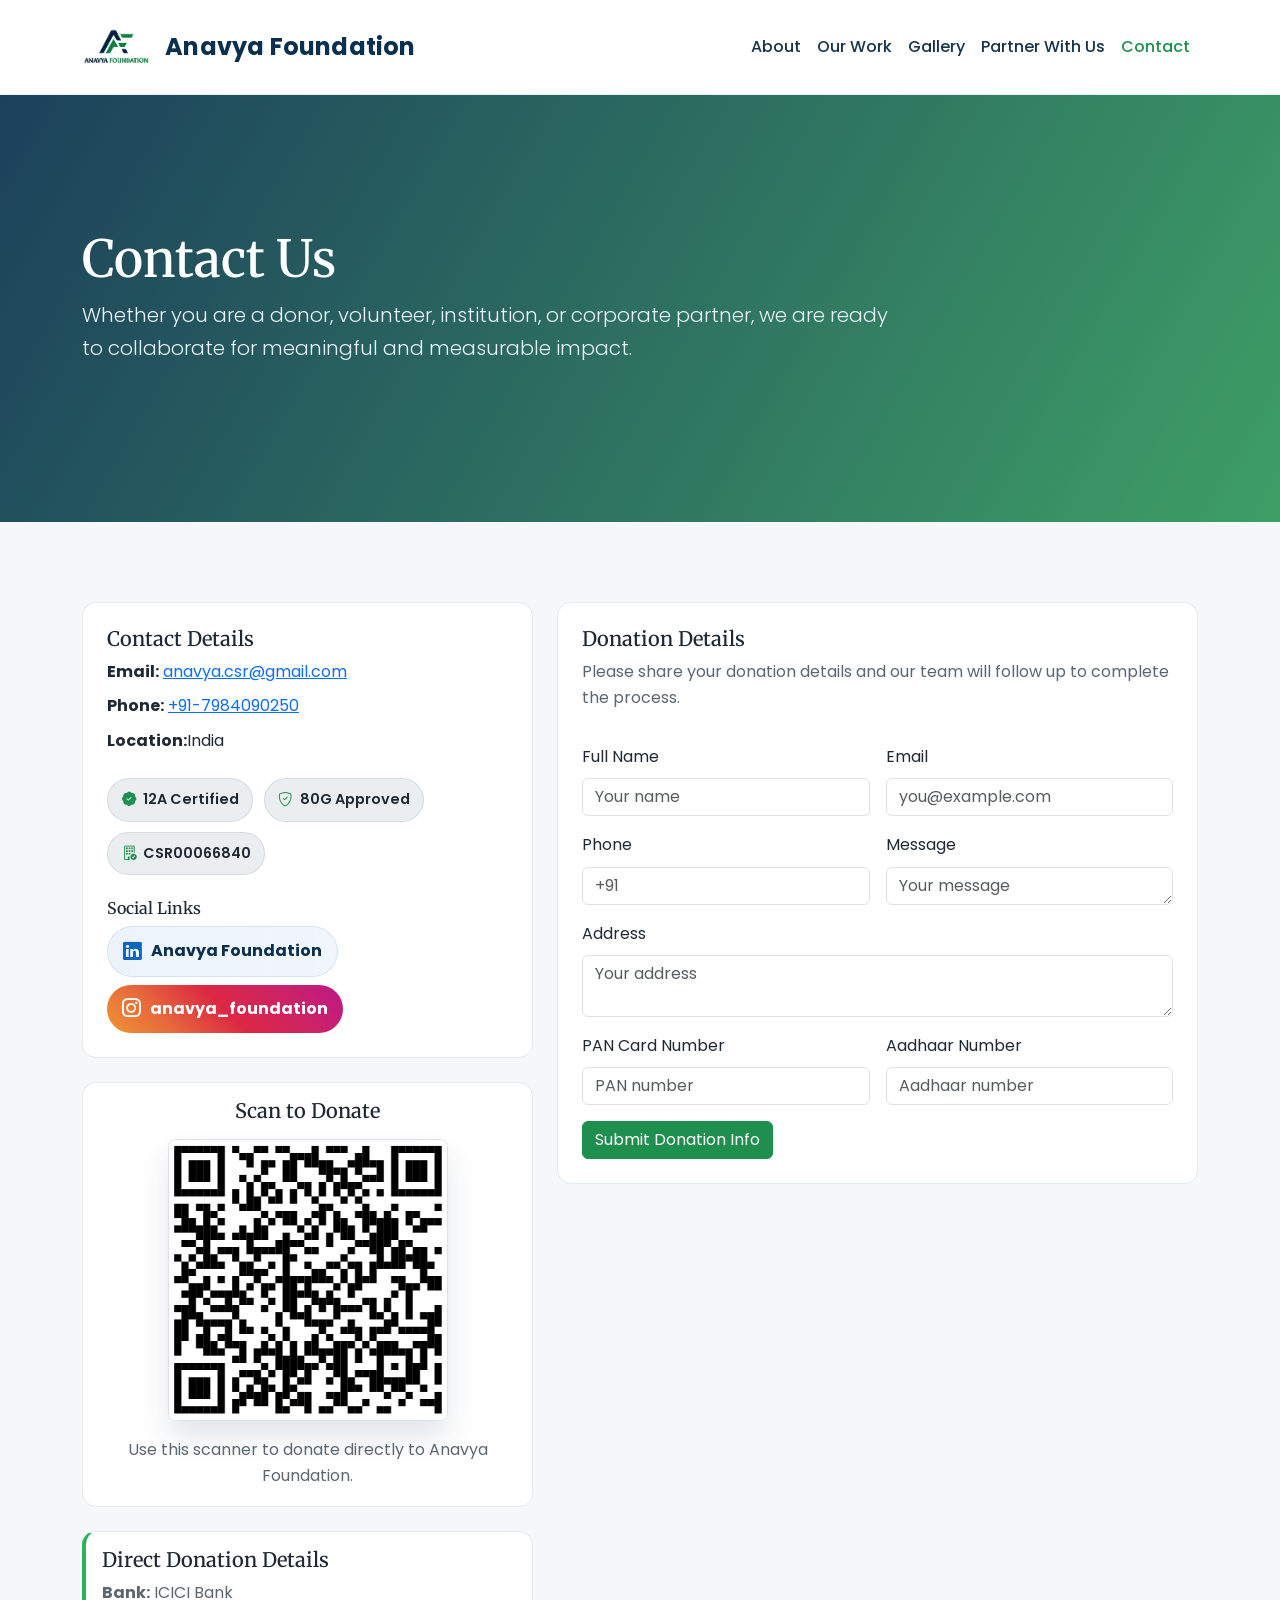
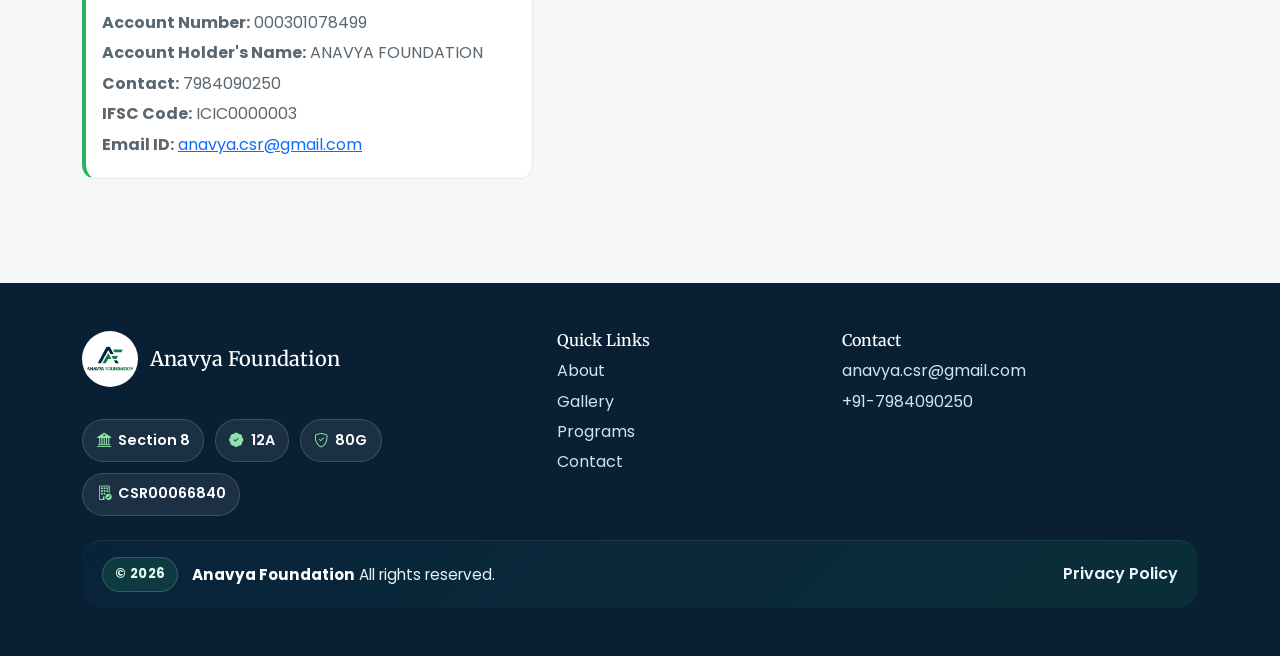
<file: contact.html>
﻿<!doctype html>
<html lang="en">
<head>
  <meta charset="utf-8">
  <meta name="viewport" content="width=device-width, initial-scale=1">
  <title>Anavya Foundation | Contact</title>
  <meta name="description" content="Connect with Anavya Foundation to support our research-driven, community-centric programs in Education, Health, Environment, and Livelihood. Partner with us for sustainable social impact.">
  <link rel="icon" href="assets/images/logo.jpeg" type="image/jpeg">
  <link rel="apple-touch-icon" href="assets/images/logo.jpeg">
  <link rel="preconnect" href="https://fonts.googleapis.com">
  <link rel="preconnect" href="https://fonts.gstatic.com" crossorigin>
  <link href="https://fonts.googleapis.com/css2?family=Merriweather:wght@700&family=Poppins:wght@300;400;500;600;700&display=swap" rel="stylesheet">
  <link href="https://cdn.jsdelivr.net/npm/bootstrap@5.3.3/dist/css/bootstrap.min.css" rel="stylesheet">
  <link href="https://cdn.jsdelivr.net/npm/bootstrap-icons@1.11.3/font/bootstrap-icons.min.css" rel="stylesheet">
  <link href="assets/css/styles.css" rel="stylesheet">
</head>
<body>
  <header>
    <nav class="navbar navbar-expand-lg fixed-top" aria-label="Main navigation">
      <div class="container">
        <a class="navbar-brand" href="index.html#home">
          <img src="assets/images/logo.jpeg" alt="Anavya Foundation logo" class="brand-logo">
          <span class="brand-text">Anavya Foundation</span>
        </a>
        <button class="navbar-toggler" type="button" data-bs-toggle="collapse" data-bs-target="#mainNav" aria-controls="mainNav" aria-expanded="false" aria-label="Toggle navigation">
          <span class="navbar-toggler-icon"></span>
        </button>
        <div class="collapse navbar-collapse" id="mainNav">
          <ul class="navbar-nav ms-auto mb-2 mb-lg-0">
            <li class="nav-item"><a class="nav-link" href="index.html#about">About</a></li>
            <li class="nav-item"><a class="nav-link" href="our-work.html#our-work">Our Work</a></li>
            <li class="nav-item"><a class="nav-link" href="gallery.html#gallery">Gallery</a></li>
            <li class="nav-item"><a class="nav-link" href="partner-with-us.html">Partner With Us</a></li>
            <li class="nav-item"><a class="nav-link active" href="contact.html#contact">Contact</a></li>
          </ul>
        </div>
      </div>
    </nav>
  </header>

  <main>
    <section id="contact" class="hero" style="min-height: 58vh;">
      <div class="container">
        <div class="row">
          <div class="col-lg-9">
            <h1>Contact Us</h1>
            <p class="lead mb-0">Whether you are a donor, volunteer, institution, or corporate partner, we are ready to collaborate for meaningful and measurable impact.</p>
          </div>
        </div>
      </div>
    </section>

    <section class="section-padding bg-soft">
      <div class="container">
        <div class="row g-4">
          <div class="col-lg-5">
            <article class="contact-card p-4">
              <h2 class="h5">Contact Details</h2>
              <div class="contact-details-list">
                <p class="mb-2"><strong>Email:</strong> <a href="mailto:anavya.csr@gmail.com">anavya.csr@gmail.com</a></p>
                <p class="mb-2"><strong>Phone:</strong> <a href="tel:+917984090250">+91-7984090250</a></p>
                <p class="mb-0"><strong>Location:</strong>India</p>
              </div>
              <div class="trust-badges mt-4">
                <span class="trust-badge"><i class="bi bi-patch-check-fill"></i>12A Certified</span>
                <span class="trust-badge"><i class="bi bi-shield-check"></i>80G Approved</span>
                <span class="trust-badge"><i class="bi bi-building-check"></i>CSR00066840</span>
              </div>
              <div class="mt-4">
                <h3 class="h6">Social Links</h3>
                <div class="social-links d-flex flex-wrap gap-2 mt-2">
                  <a class="social-btn linkedin" href="https://www.linkedin.com/in/anavyacsr/" target="_blank" rel="noopener noreferrer" aria-label="Anavya Foundation on LinkedIn" title="LinkedIn - Anavya Foundation">
                    <i class="bi bi-linkedin"></i>
                    <span>Anavya Foundation</span>
                  </a>

                  <a class="social-btn instagram" href="https://www.instagram.com/anavya_foundation" target="_blank" rel="noopener noreferrer" aria-label="Anavya Foundation on Instagram" title="Instagram - anavya_foundation">
                    <i class="bi bi-instagram"></i>
                    <span>anavya_foundation</span>
                  </a>
                </div>
              </div>
            </article>

            <article class="info-card p-3 text-center scanner-card mt-4">
              <h2 class="h5 mb-3">Scan to Donate</h2>
              <img
                src="assets/images/scanner.png"
                alt="Donation scanner code for Anavya Foundation"
                class="img-fluid rounded-3 border"
                style="max-width: 280px;"
              >
              <p class="mt-3 mb-0 text-muted-custom">Use this scanner to donate directly to Anavya Foundation.</p>
            </article>

            <article class="info-card p-3 donation-details-card mt-4">
              <h2 class="h5 mb-2">Direct Donation Details</h2>
              <p class="mb-1 text-muted-custom"><strong>Bank:</strong> ICICI Bank</p>
              <p class="mb-1 text-muted-custom"><strong>Account Number:</strong> 000301078499</p>
              <p class="mb-1 text-muted-custom"><strong>Account Holder's Name:</strong> ANAVYA FOUNDATION</p>
              <p class="mb-1 text-muted-custom"><strong>Contact:</strong> 7984090250</p>
              <p class="mb-1 text-muted-custom"><strong>IFSC Code:</strong> ICIC0000003</p>
              <p class="mb-1 text-muted-custom"><strong>Email ID:</strong> <a href="mailto:anavya.csr@gmail.com">anavya.csr@gmail.com</a></p>
              <!-- <div class="trust-badges mt-3">
                <span class="trust-badge"><i class="bi bi-patch-check-fill"></i>12A</span>
                <span class="trust-badge"><i class="bi bi-shield-check"></i>80G</span>
                <span class="trust-badge"><i class="bi bi-building-check"></i>CSR00066840</span>
              </div> -->
            </article>
          </div>

          <div class="col-lg-7" id="donation-contact">
            <article class="contact-card p-4">
              <h2 class="h5">Donation Details</h2>
              <p class="text-muted-custom">Please share your donation details and our team will follow up to complete the process.</p>
              <form action="https://formspree.io/f/xdabkpqb" method="post">
                <div class="row g-3 mt-2">
                  <div class="col-md-6">
                    <label class="form-label" for="donor-name">Full Name</label>
                    <input class="form-control" id="donor-name" name="donor_name" type="text" placeholder="Your name">
                  </div>
                  <div class="col-md-6">
                    <label class="form-label" for="donor-email">Email</label>
                    <input class="form-control" id="donor-email" name="donor_email" type="email" placeholder="you@example.com">
                  </div>
                  <div class="col-md-6">
                    <label class="form-label" for="donor-phone">Phone</label>
                    <input class="form-control" id="donor-phone" name="donor_phone" type="tel" placeholder="+91">
                  </div>
                  <div class="col-md-6">
                    <label class="form-label" for="donor-message">Message</label>
                    <textarea class="form-control" id="donor-message" name="donor_message" rows="1" placeholder="Your message"></textarea>
                  </div>
                  <div class="col-12">
                    <label class="form-label" for="donor-address">Address</label>
                    <textarea class="form-control" id="donor-address" name="donor_address" rows="2" placeholder="Your address"></textarea>
                  </div>
                  <div class="col-md-6">
                    <label class="form-label" for="donor-pan">PAN Card Number</label>
                    <input class="form-control" id="donor-pan" name="donor_pan" type="text" placeholder="PAN number">
                  </div>
                  <div class="col-md-6">
                    <label class="form-label" for="donor-aadhaar">Aadhaar Number</label>
                    <input class="form-control" id="donor-aadhaar" name="donor_aadhaar" type="text" placeholder="Aadhaar number">
                  </div>
                  <div class="col-12">
                    <button type="submit" class="btn btn-secondary-custom">Submit Donation Info</button>
                  </div>
                </div>
              </form>
            </article>
          </div>
        </div>
      </div>
    </section>
  </main>

  <footer class="py-5 mt-4">
    <div class="container">
      <div class="row g-4">
        <div class="col-lg-5">
          <div class="footer-brand mb-3">
            <img src="assets/images/logo.jpeg" alt="Anavya Foundation logo">
            <h2 class="h5 text-white mb-0">Anavya Foundation</h2>
          </div>
          <div class="trust-badges footer-badges mt-3">
            <span class="trust-badge"><i class="bi bi-bank2"></i>Section 8</span>
            <span class="trust-badge"><i class="bi bi-patch-check-fill"></i>12A</span>
            <span class="trust-badge"><i class="bi bi-shield-check"></i>80G</span>
            <span class="trust-badge"><i class="bi bi-building-check"></i>CSR00066840</span>
          </div>
        </div>
        <div class="col-lg-3">
          <h3 class="h6 text-white">Quick Links</h3>
          <p class="mb-1"><a href="index.html#about">About</a></p>
          <p class="mb-1"><a href="gallery.html#gallery">Gallery</a></p>
          <p class="mb-1"><a href="our-work.html#programs">Programs</a></p>
          <p class="mb-1"><a href="contact.html#contact">Contact</a></p>
        </div>
        <div class="col-lg-4">
          <h3 class="h6 text-white">Contact</h3>
          <p class="mb-1"><a href="mailto:anavya.csr@gmail.com">anavya.csr@gmail.com</a></p>
          <p class="mb-0"><a href="tel:+917984090250">+91-7984090250</a></p>
        </div>
      </div>
      <div class="footer-bottom mt-4">
        <div class="footer-copyright">
          <span class="footer-year-badge">&copy; 2026</span>
          <span><strong>Anavya Foundation</strong> All rights reserved.</span>
        </div>
        <div class="footer-meta-links">
          <a href="privacy-policy.html">Privacy Policy</a>
        </div>
      </div>
    </div>
  </footer>

  <script src="https://cdn.jsdelivr.net/npm/bootstrap@5.3.3/dist/js/bootstrap.bundle.min.js"></script>
</body>
</html>
</file>
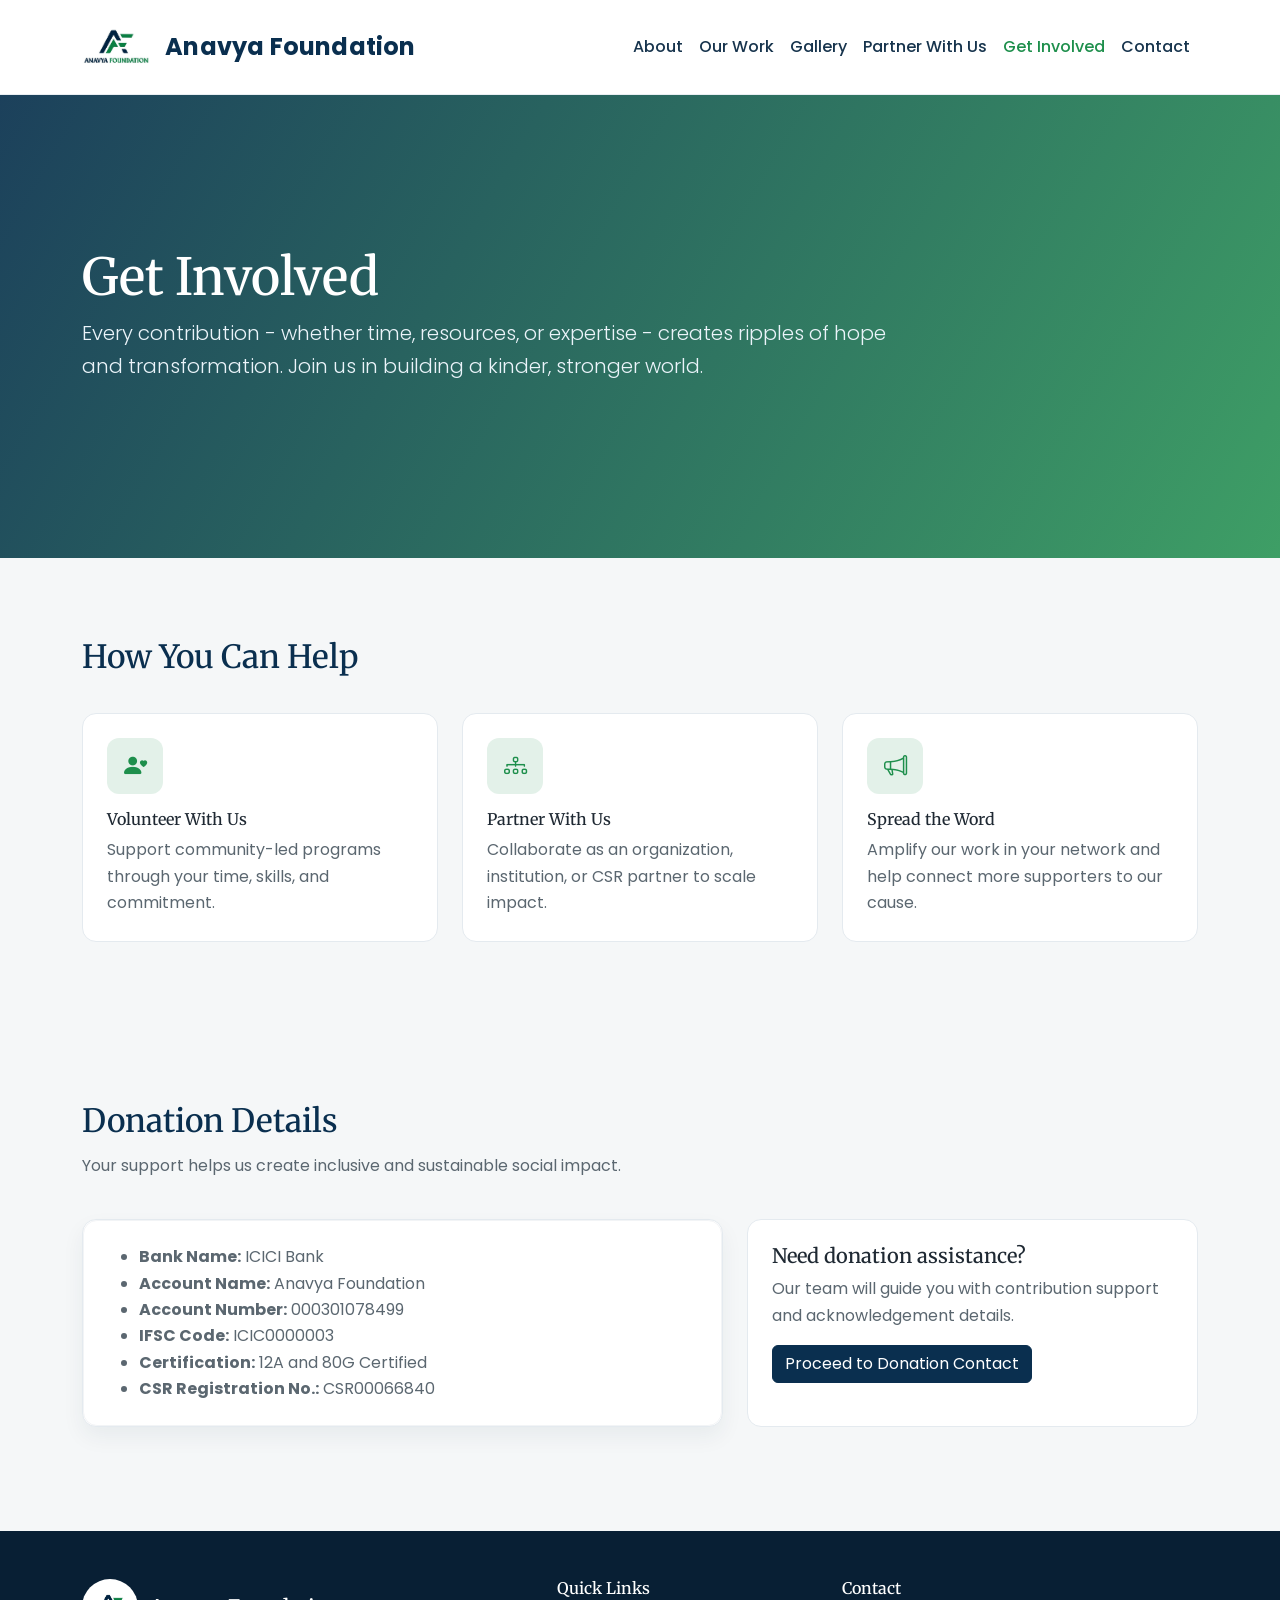
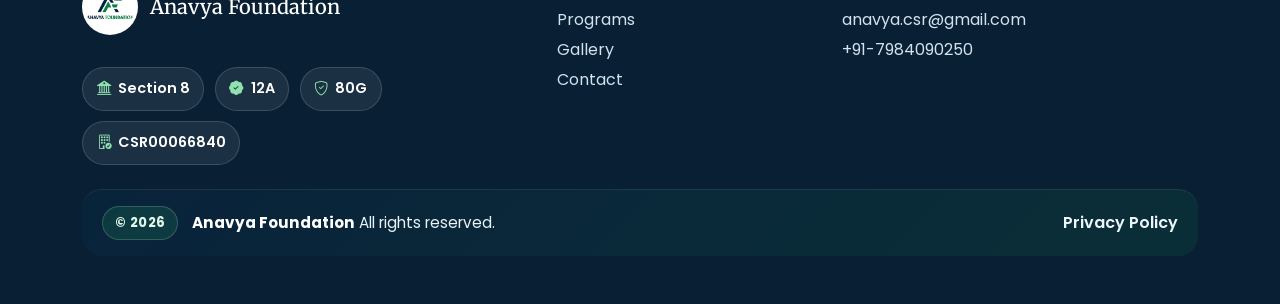
<file: get-involved.html>
<!doctype html>
<html lang="en">
<head>
  <meta charset="utf-8">
  <meta name="viewport" content="width=device-width, initial-scale=1">
  <title>Anavya Foundation | Get Involved</title>
  <meta name="description" content="Get involved with Anavya Foundation by supporting our research-driven community programs, volunteering, or partnering to create sustainable, inclusive development across key focus areas.">
    <link rel="icon" href="assets/images/logo.jpeg" type="image/jpeg">
    <link rel="apple-touch-icon" href="assets/images/logo.jpeg">
  <link rel="preconnect" href="https://fonts.googleapis.com">
  <link rel="preconnect" href="https://fonts.gstatic.com" crossorigin>
  <link href="https://fonts.googleapis.com/css2?family=Merriweather:wght@700&family=Poppins:wght@300;400;500;600;700&display=swap" rel="stylesheet">
  <link href="https://cdn.jsdelivr.net/npm/bootstrap@5.3.3/dist/css/bootstrap.min.css" rel="stylesheet">
  <link href="https://cdn.jsdelivr.net/npm/bootstrap-icons@1.11.3/font/bootstrap-icons.min.css" rel="stylesheet">
  <link href="assets/css/styles.css" rel="stylesheet">
</head>
<body>
  <header>
    <nav class="navbar navbar-expand-lg fixed-top" aria-label="Main navigation">
      <div class="container">
        <a class="navbar-brand" href="index.html#home">
          <img src="assets/images/logo.jpeg" alt="Anavya Foundation logo" class="brand-logo">
          <span class="brand-text">Anavya Foundation</span>
        </a>
        <button class="navbar-toggler" type="button" data-bs-toggle="collapse" data-bs-target="#mainNav" aria-controls="mainNav" aria-expanded="false" aria-label="Toggle navigation">
          <span class="navbar-toggler-icon"></span>
        </button>
        <div class="collapse navbar-collapse" id="mainNav">
          <ul class="navbar-nav ms-auto mb-2 mb-lg-0">
            <li class="nav-item"><a class="nav-link" href="index.html#about">About</a></li>
            <li class="nav-item"><a class="nav-link" href="our-work.html#our-work">Our Work</a></li>
            <li class="nav-item"><a class="nav-link" href="gallery.html#gallery">Gallery</a></li>
            <li class="nav-item"><a class="nav-link" href="partner-with-us.html">Partner With Us</a></li>
            <li class="nav-item"><a class="nav-link active" href="get-involved.html#get-involved">Get Involved</a></li>
            <li class="nav-item"><a class="nav-link" href="contact.html#contact">Contact</a></li>
          </ul>
        </div>
      </div>
    </nav>
  </header>

  <main>
    <section id="get-involved" class="hero" style="min-height: 62vh;">
      <div class="container">
        <div class="row">
          <div class="col-lg-9">
            <h1>Get Involved</h1>
            <p class="lead mb-0">Every contribution - whether time, resources, or expertise - creates ripples of hope and transformation. Join us in building a kinder, stronger world.</p>
          </div>
        </div>
      </div>
    </section>

    <section class="section-padding bg-soft">
      <div class="container">
        <h2 class="section-title">How You Can Help</h2>
        <div class="row g-4 mt-2">
          <div class="col-md-4">
            <article class="info-card p-4 h-100">
              <span class="icon-wrap mb-3"><i class="bi bi-person-heart"></i></span>
              <h3 class="h6">Volunteer With Us</h3>
              <p class="mb-0 text-muted-custom">Support community-led programs through your time, skills, and commitment.</p>
            </article>
          </div>
          <div class="col-md-4">
            <article class="info-card p-4 h-100">
              <span class="icon-wrap mb-3"><i class="bi bi-diagram-3"></i></span>
              <h3 class="h6">Partner With Us</h3>
              <p class="mb-0 text-muted-custom">Collaborate as an organization, institution, or CSR partner to scale impact.</p>
            </article>
          </div>
          <div class="col-md-4">
            <article class="info-card p-4 h-100">
              <span class="icon-wrap mb-3"><i class="bi bi-megaphone"></i></span>
              <h3 class="h6">Spread the Word</h3>
              <p class="mb-0 text-muted-custom">Amplify our work in your network and help connect more supporters to our cause.</p>
            </article>
          </div>
        </div>
      </div>
    </section>

    <section class="section-padding">
      <div class="container">
        <h2 class="section-title">Donation Details</h2>
        <p class="section-subtitle">Your support helps us create inclusive and sustainable social impact.</p>
        <div class="row g-4 mt-2">
          <div class="col-lg-7">
            <article class="program-card p-4 h-100">
              <ul class="mb-0 text-muted-custom">
                <li><strong>Bank Name:</strong> ICICI Bank</li>
                <li><strong>Account Name:</strong> Anavya Foundation</li>
                <li><strong>Account Number:</strong> 000301078499</li>
                <li><strong>IFSC Code:</strong> ICIC0000003</li>
                <li><strong>Certification:</strong> 12A and 80G Certified</li>
                <li><strong>CSR Registration No.:</strong> CSR00066840</li>
              </ul>
            </article>
          </div>
          <div class="col-lg-5">
            <article class="info-card p-4 h-100">
              <h3 class="h5">Need donation assistance?</h3>
              <p class="mb-3 text-muted-custom">Our team will guide you with contribution support and acknowledgement details.</p>
              <a class="btn btn-primary-custom" href="contact.html#donation-contact">Proceed to Donation Contact</a>
            </article>
          </div>
        </div>
      </div>
    </section>
  </main>

  <footer class="py-5 mt-4">
    <div class="container">
      <div class="row g-4">
        <div class="col-lg-5">
          <div class="footer-brand mb-3">
            <img src="assets/images/logo.jpeg" alt="Anavya Foundation logo">
            <h2 class="h5 text-white mb-0">Anavya Foundation</h2>
          </div>
          <div class="trust-badges footer-badges mt-3">
            <span class="trust-badge"><i class="bi bi-bank2"></i>Section 8</span>
            <span class="trust-badge"><i class="bi bi-patch-check-fill"></i>12A</span>
            <span class="trust-badge"><i class="bi bi-shield-check"></i>80G</span>
            <span class="trust-badge"><i class="bi bi-building-check"></i>CSR00066840</span>
          </div>
        </div>
        <div class="col-lg-3">
          <h3 class="h6 text-white">Quick Links</h3>
          <p class="mb-1"><a href="our-work.html#programs">Programs</a></p>
          <p class="mb-1"><a href="gallery.html#gallery">Gallery</a></p>
          <p class="mb-1"><a href="contact.html#contact">Contact</a></p>
        </div>
        <div class="col-lg-4">
          <h3 class="h6 text-white">Contact</h3>
          <p class="mb-1"><a href="mailto:anavya.csr@gmail.com">anavya.csr@gmail.com</a></p>
          <p class="mb-0"><a href="tel:+917984090250">+91-7984090250</a></p>
        </div>
      </div>
      <div class="footer-bottom mt-4">
        <div class="footer-copyright">
          <span class="footer-year-badge">&copy; 2026</span>
          <span><strong>Anavya Foundation</strong> All rights reserved.</span>
        </div>
        <div class="footer-meta-links">
          <a href="privacy-policy.html">Privacy Policy</a>
        </div>
      </div>
    </div>
  </footer>

  <script src="https://cdn.jsdelivr.net/npm/bootstrap@5.3.3/dist/js/bootstrap.bundle.min.js"></script>
</body>
</html>
</file>
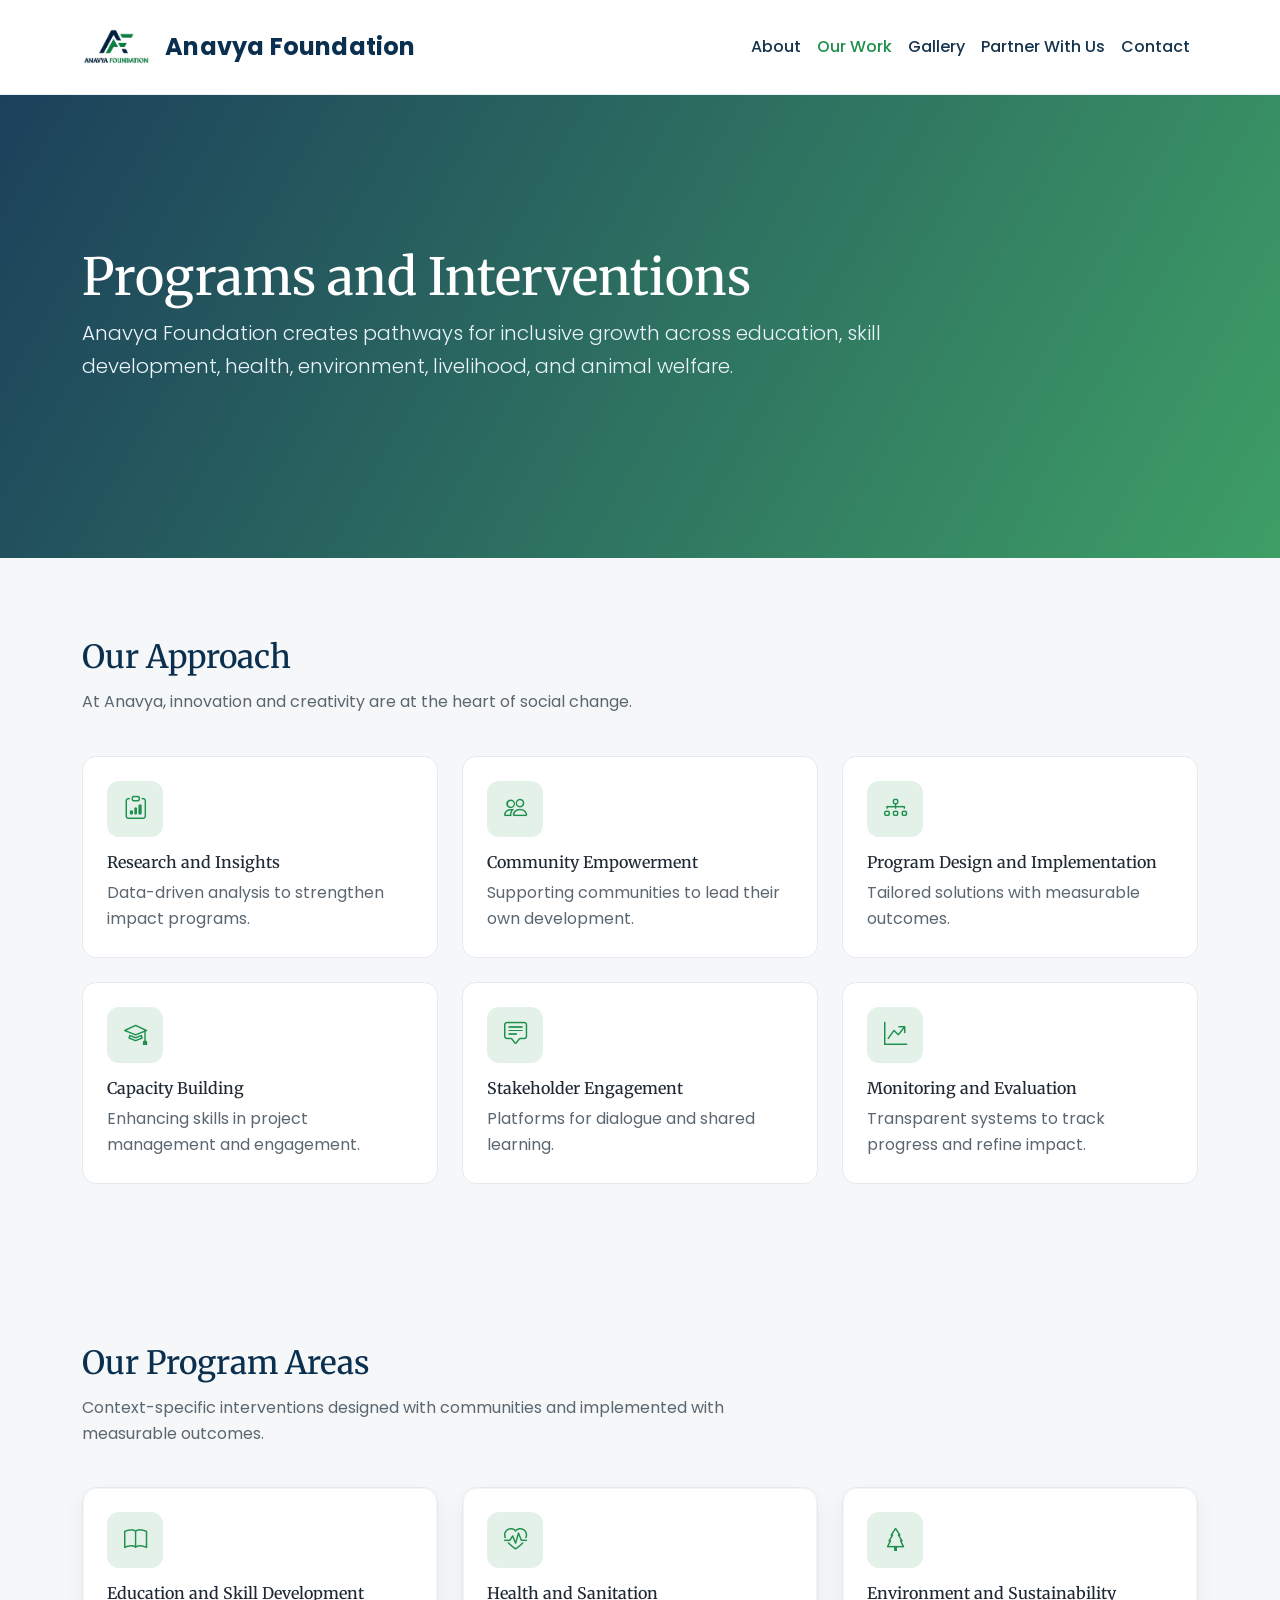
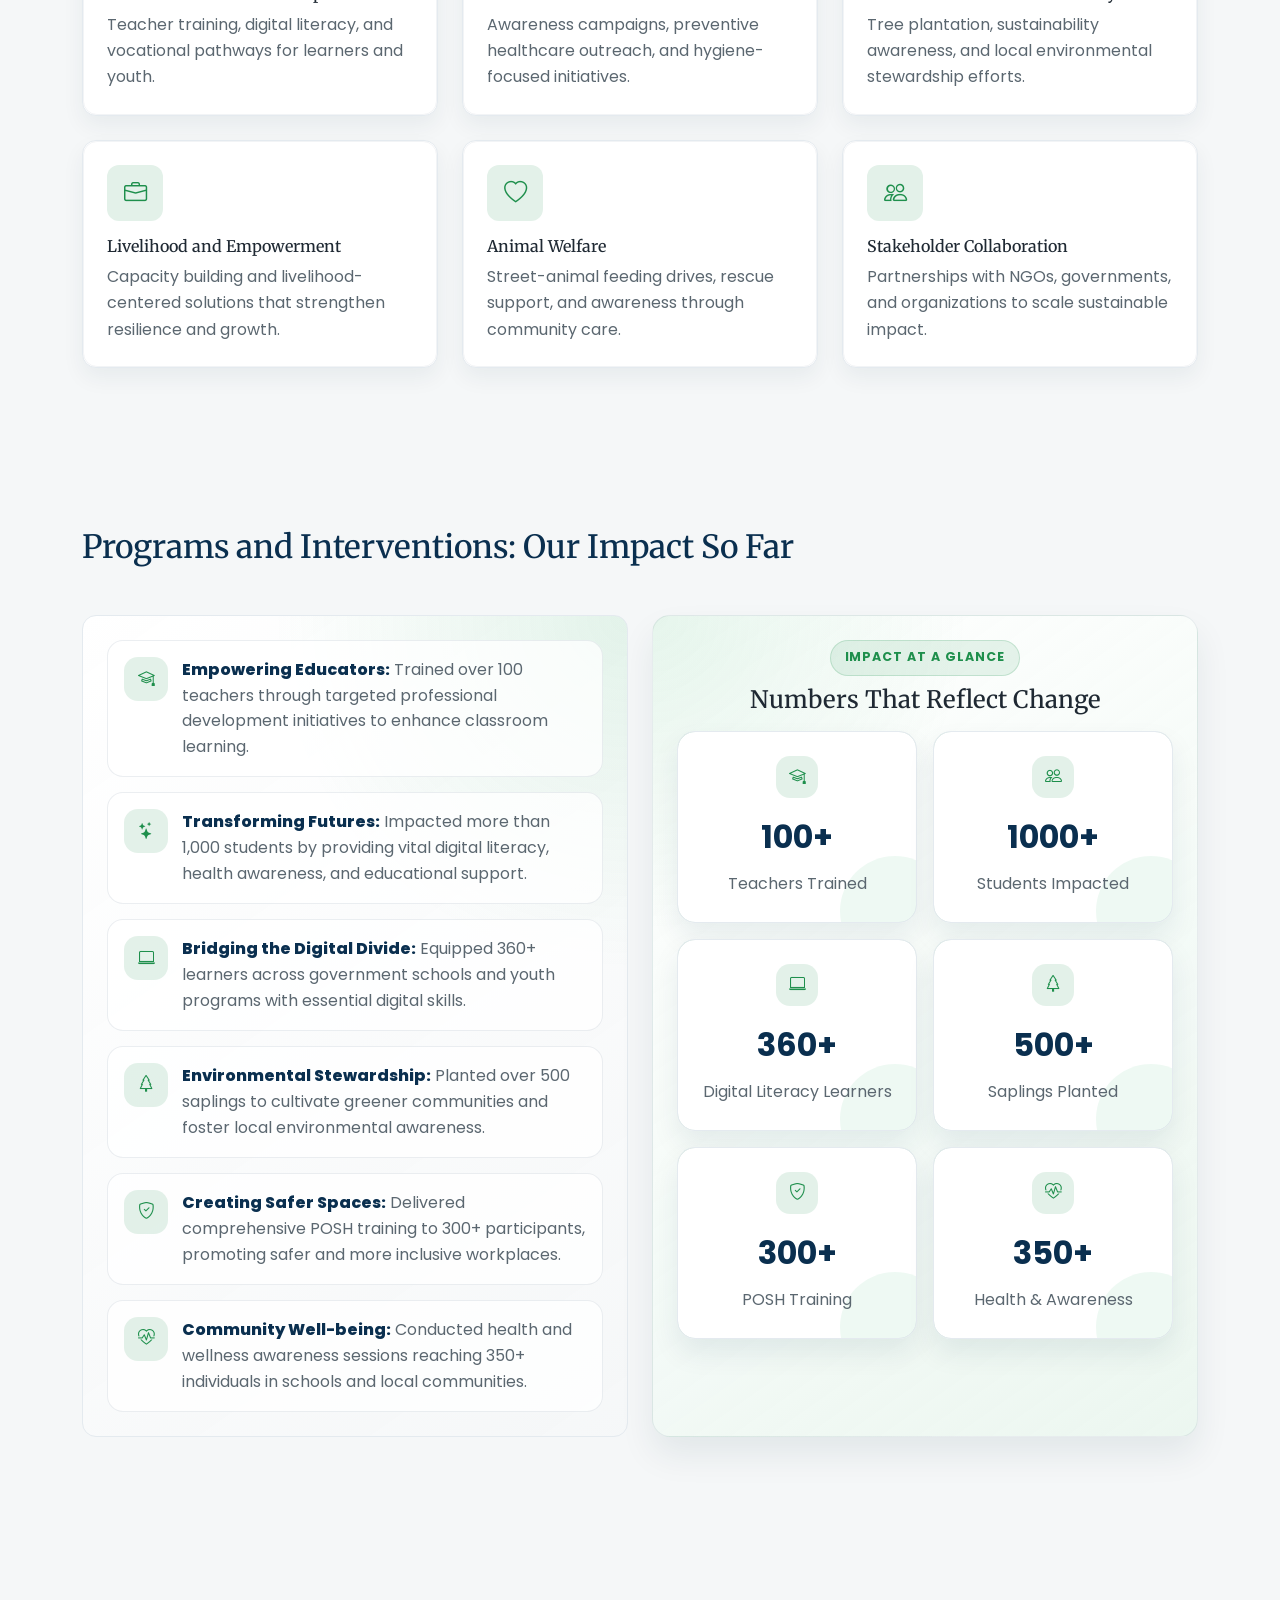
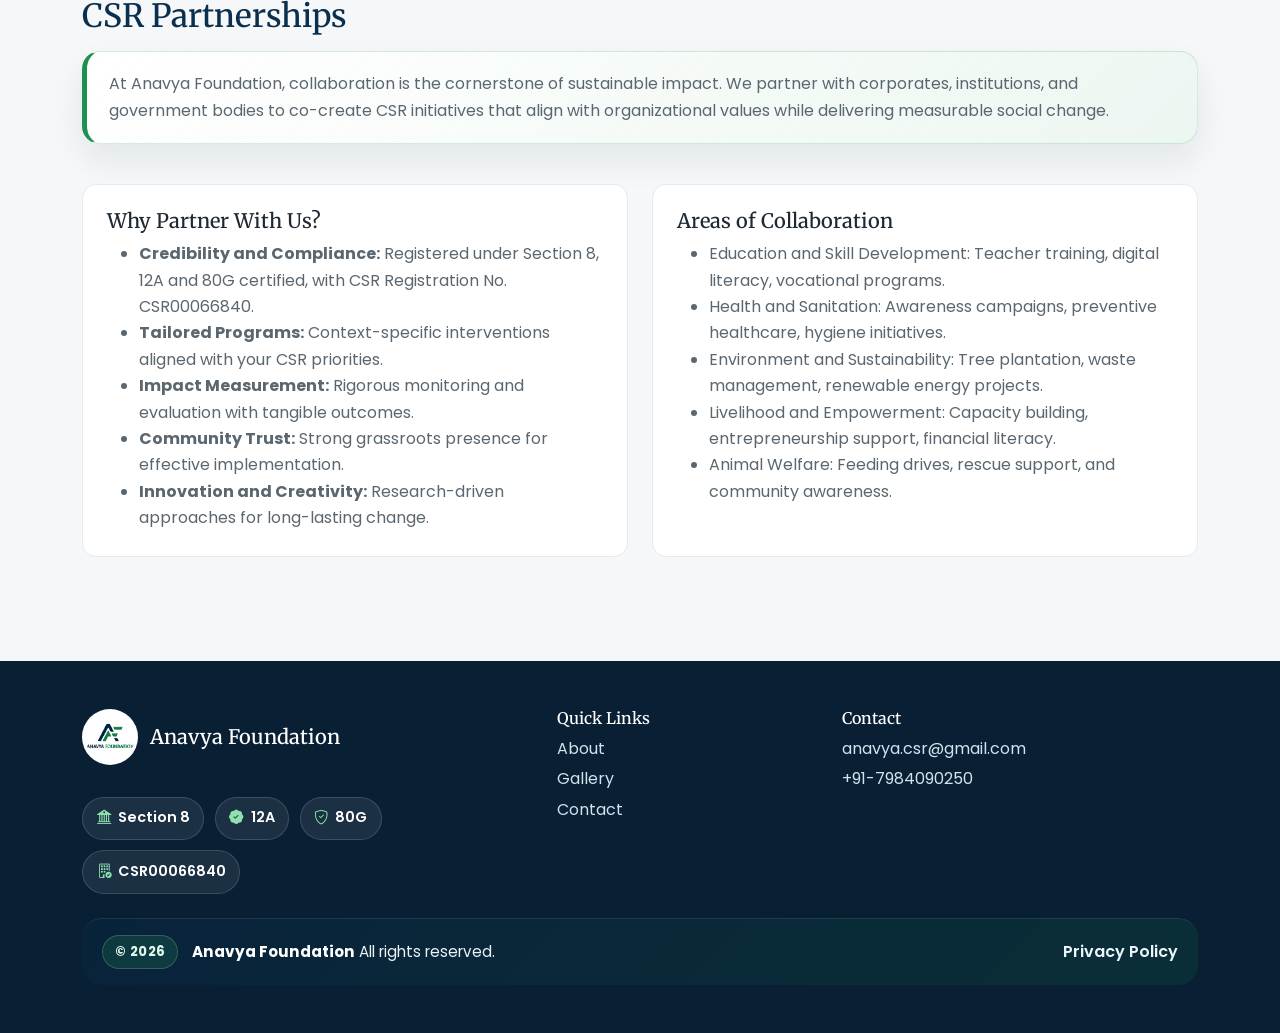
<file: our-work.html>
﻿<!doctype html>
<html lang="en">
<head>
  <meta charset="utf-8">
  <meta name="viewport" content="width=device-width, initial-scale=1">
  <title>Anavya Foundation | Our Work</title>
    <meta name="description" content="Explore Anavya Foundation's research-driven programs across Education, Skill Development, Health, Hygiene & Sanitation, Environment, Livelihood, and Animal Welfare designed to empower communities and foster sustainable, inclusive development.">
    <link rel="icon" href="assets/images/logo.jpeg" type="image/jpeg">
    <link rel="apple-touch-icon" href="assets/images/logo.jpeg">
  <link rel="preconnect" href="https://fonts.googleapis.com">
  <link rel="preconnect" href="https://fonts.gstatic.com" crossorigin>
  <link href="https://fonts.googleapis.com/css2?family=Merriweather:wght@700&family=Poppins:wght@300;400;500;600;700&display=swap" rel="stylesheet">
  <link href="https://cdn.jsdelivr.net/npm/bootstrap@5.3.3/dist/css/bootstrap.min.css" rel="stylesheet">
  <link href="https://cdn.jsdelivr.net/npm/bootstrap-icons@1.11.3/font/bootstrap-icons.min.css" rel="stylesheet">
  <link href="assets/css/styles.css" rel="stylesheet">
</head>
<body>
  <header>
    <nav class="navbar navbar-expand-lg fixed-top" aria-label="Main navigation">
      <div class="container">
        <a class="navbar-brand" href="index.html#home">
          <img src="assets/images/logo.jpeg" alt="Anavya Foundation logo" class="brand-logo">
          <span class="brand-text">Anavya Foundation</span>
        </a>
        <button class="navbar-toggler" type="button" data-bs-toggle="collapse" data-bs-target="#mainNav" aria-controls="mainNav" aria-expanded="false" aria-label="Toggle navigation">
          <span class="navbar-toggler-icon"></span>
        </button>
        <div class="collapse navbar-collapse" id="mainNav">
          <ul class="navbar-nav ms-auto mb-2 mb-lg-0">
            <li class="nav-item"><a class="nav-link" href="index.html#about">About</a></li>
            <li class="nav-item"><a class="nav-link active" href="our-work.html#our-work">Our Work</a></li>
            <li class="nav-item"><a class="nav-link" href="gallery.html#gallery">Gallery</a></li>
            <li class="nav-item"><a class="nav-link" href="partner-with-us.html">Partner With Us</a></li>
            <li class="nav-item"><a class="nav-link" href="contact.html#contact">Contact</a></li>
          </ul>
        </div>
      </div>
    </nav>
  </header>

  <main>

   

    <section id="our-work" class="hero" style="min-height: 62vh;">
      <div class="container">
        <div class="row">
          <div class="col-lg-9">
            <h1>Programs and Interventions</h1>
            <p class="lead mb-0">Anavya Foundation creates pathways for inclusive growth across education, skill development, health, environment, livelihood, and animal welfare.</p>
          </div>
        </div>
      </div>
    </section>

     <section id="approach" class="section-padding">
      <div class="container">
        <h2 class="section-title">Our Approach</h2>
        <p class="section-subtitle">At Anavya, innovation and creativity are at the heart of social change.</p>
        <div class="row g-4 mt-2">
          <div class="col-md-6 col-lg-4">
            <article class="feature-card p-4 h-100">
              <span class="icon-wrap mb-3"><i class="bi bi-clipboard-data"></i></span>
              <h3 class="h6">Research and Insights</h3>
              <p class="mb-0 text-muted-custom">Data-driven analysis to strengthen impact programs.</p>
            </article>
          </div>
          <div class="col-md-6 col-lg-4">
            <article class="feature-card p-4 h-100">
              <span class="icon-wrap mb-3"><i class="bi bi-people"></i></span>
              <h3 class="h6">Community Empowerment</h3>
              <p class="mb-0 text-muted-custom">Supporting communities to lead their own development.</p>
            </article>
          </div>
          <div class="col-md-6 col-lg-4">
            <article class="feature-card p-4 h-100">
              <span class="icon-wrap mb-3"><i class="bi bi-diagram-3"></i></span>
              <h3 class="h6">Program Design and Implementation</h3>
              <p class="mb-0 text-muted-custom">Tailored solutions with measurable outcomes.</p>
            </article>
          </div>
          <div class="col-md-6 col-lg-4">
            <article class="feature-card p-4 h-100">
              <span class="icon-wrap mb-3"><i class="bi bi-mortarboard"></i></span>
              <h3 class="h6">Capacity Building</h3>
              <p class="mb-0 text-muted-custom">Enhancing skills in project management and engagement.</p>
            </article>
          </div>
          <div class="col-md-6 col-lg-4">
            <article class="feature-card p-4 h-100">
              <span class="icon-wrap mb-3"><i class="bi bi-chat-square-text"></i></span>
              <h3 class="h6">Stakeholder Engagement</h3>
              <p class="mb-0 text-muted-custom">Platforms for dialogue and shared learning.</p>
            </article>
          </div>
          <div class="col-md-6 col-lg-4">
            <article class="feature-card p-4 h-100">
              <span class="icon-wrap mb-3"><i class="bi bi-graph-up-arrow"></i></span>
              <h3 class="h6">Monitoring and Evaluation</h3>
              <p class="mb-0 text-muted-custom">Transparent systems to track progress and refine impact.</p>
            </article>
          </div>
        </div>
      </div>
    </section>

    <section id="programs" class="section-padding bg-soft">
      <div class="container">
        <h2 class="section-title">Our Program Areas</h2>
        <p class="section-subtitle">Context-specific interventions designed with communities and implemented with measurable outcomes.</p>
        <div class="row g-4 mt-2">
          <div class="col-md-6 col-xl-4">
            <article class="program-card p-4 h-100">
              <span class="icon-wrap mb-3"><i class="bi bi-book"></i></span>
              <h3 class="h6">Education and Skill Development</h3>
              <p class="text-muted-custom mb-0">Teacher training, digital literacy, and vocational pathways for learners and youth.</p>
            </article>
          </div>
          <div class="col-md-6 col-xl-4">
            <article class="program-card p-4 h-100">
              <span class="icon-wrap mb-3"><i class="bi bi-heart-pulse"></i></span>
              <h3 class="h6">Health and Sanitation</h3>
              <p class="text-muted-custom mb-0">Awareness campaigns, preventive healthcare outreach, and hygiene-focused initiatives.</p>
            </article>
          </div>
          <div class="col-md-6 col-xl-4">
            <article class="program-card p-4 h-100">
              <span class="icon-wrap mb-3"><i class="bi bi-tree"></i></span>
              <h3 class="h6">Environment and Sustainability</h3>
              <p class="text-muted-custom mb-0">Tree plantation, sustainability awareness, and local environmental stewardship efforts.</p>
            </article>
          </div>
          <div class="col-md-6 col-xl-4">
            <article class="program-card p-4 h-100">
              <span class="icon-wrap mb-3"><i class="bi bi-briefcase"></i></span>
              <h3 class="h6">Livelihood and Empowerment</h3>
              <p class="text-muted-custom mb-0">Capacity building and livelihood-centered solutions that strengthen resilience and growth.</p>
            </article>
          </div>
          <div class="col-md-6 col-xl-4">
            <article class="program-card p-4 h-100">
              <span class="icon-wrap mb-3"><i class="bi bi-heart"></i></span>
              <h3 class="h6">Animal Welfare</h3>
              <p class="text-muted-custom mb-0">Street-animal feeding drives, rescue support, and awareness through community care.</p>
            </article>
          </div>
          <div class="col-md-6 col-xl-4">
            <article class="program-card p-4 h-100">
              <span class="icon-wrap mb-3"><i class="bi bi-people"></i></span>
              <h3 class="h6">Stakeholder Collaboration</h3>
              <p class="text-muted-custom mb-0">Partnerships with NGOs, governments, and organizations to scale sustainable impact.</p>
            </article>
          </div>
        </div>
      </div>
    </section>

    <section id="impact" class="section-padding bg-soft">
      <div class="container">
        <h2 class="section-title">Programs and Interventions: Our Impact So Far</h2>
        <div class="row g-4 mt-4">
          <div class="col-lg-6">
            <div class="info-card impact-story-card p-4 h-100">
              <div class="impact-story-list">
                <div class="impact-story-item">
                  <span class="impact-story-icon"><i class="bi bi-mortarboard"></i></span>
                  <p><strong>Empowering Educators:</strong> Trained over 100 teachers through targeted professional development initiatives to enhance classroom learning.</p>
                </div>
                <div class="impact-story-item">
                  <span class="impact-story-icon"><i class="bi bi-stars"></i></span>
                  <p><strong>Transforming Futures:</strong> Impacted more than 1,000 students by providing vital digital literacy, health awareness, and educational support.</p>
                </div>
                <div class="impact-story-item">
                  <span class="impact-story-icon"><i class="bi bi-laptop"></i></span>
                  <p><strong>Bridging the Digital Divide:</strong> Equipped 360+ learners across government schools and youth programs with essential digital skills.</p>
                </div>
                <div class="impact-story-item">
                  <span class="impact-story-icon"><i class="bi bi-tree"></i></span>
                  <p><strong>Environmental Stewardship:</strong> Planted over 500 saplings to cultivate greener communities and foster local environmental awareness.</p>
                </div>
                <div class="impact-story-item">
                  <span class="impact-story-icon"><i class="bi bi-shield-check"></i></span>
                  <p><strong>Creating Safer Spaces:</strong> Delivered comprehensive POSH training to 300+ participants, promoting safer and more inclusive workplaces.</p>
                </div>
                <div class="impact-story-item">
                  <span class="impact-story-icon"><i class="bi bi-heart-pulse"></i></span>
                  <p><strong>Community Well-being:</strong> Conducted health and wellness awareness sessions reaching 350+ individuals in schools and local communities.</p>
                </div>
              </div>
            </div>
          </div>
          <div class="col-lg-6">
            <div class="impact-stats-panel h-100">
              <div class="impact-stats-header">
                <span class="impact-stats-kicker">Impact at a Glance</span>
                <h3 class="h4 mb-0">Numbers That Reflect Change</h3>
              </div>
              <div class="row g-3 impact-stat-grid">
                <div class="col-6">
                  <div class="stat-card impact-stat-card p-4 text-center h-100">
                    <span class="impact-stat-icon"><i class="bi bi-mortarboard"></i></span>
                    <p class="stat-value mb-2">100+</p>
                    <p class="mb-0 text-muted-custom">Teachers Trained</p>
                  </div>
                </div>
                <div class="col-6">
                  <div class="stat-card impact-stat-card p-4 text-center h-100">
                    <span class="impact-stat-icon"><i class="bi bi-people"></i></span>
                    <p class="stat-value mb-2">1000+</p>
                    <p class="mb-0 text-muted-custom">Students Impacted</p>
                  </div>
                </div>
                <div class="col-6">
                  <div class="stat-card impact-stat-card p-4 text-center h-100">
                    <span class="impact-stat-icon"><i class="bi bi-laptop"></i></span>
                    <p class="stat-value mb-2">360+</p>
                    <p class="mb-0 text-muted-custom">Digital Literacy Learners</p>
                  </div>
                </div>
                <div class="col-6">
                  <div class="stat-card impact-stat-card p-4 text-center h-100">
                    <span class="impact-stat-icon"><i class="bi bi-tree"></i></span>
                    <p class="stat-value mb-2">500+</p>
                    <p class="mb-0 text-muted-custom">Saplings Planted</p>
                  </div>
                </div>
                <div class="col-6">
                  <div class="stat-card impact-stat-card p-4 text-center h-100">
                    <span class="impact-stat-icon"><i class="bi bi-shield-check"></i></span>
                    <p class="stat-value mb-2">300+</p>
                    <p class="mb-0 text-muted-custom">POSH Training</p>
                  </div>
                </div>
                <div class="col-6">
                  <div class="stat-card impact-stat-card p-4 text-center h-100">
                    <span class="impact-stat-icon"><i class="bi bi-heart-pulse"></i></span>
                    <p class="stat-value mb-2">350+</p>
                    <p class="mb-0 text-muted-custom">Health & Awareness</p>
                  </div>
                </div>
              </div>
            </div>
          </div>
        </div>
      </div>
    </section>

    <!-- <section class="section-padding">
      <div class="container">
        <h2 class="section-title">Programs and Interventions: Our Impact So Far</h2>
        <div class="row g-4 mt-1">
          <div class="col-lg-6">
            <div class="info-card p-4 h-100">
              <ul class="mb-0 text-muted-custom">
                <li>Empowering educators: Trained 40+ teachers, positively influencing 740+ students.</li>
                <li>Conducted baseline studies on door-to-door workers to better understand their needs and challenges.</li>
                <li>Launched Digital Literacy Project for 160+ students in government schools.</li>
                <li>Planted 30+ saplings at ITI Savli to promote sustainability.</li>
                <li>Collaborated with Aditya Birla for POSH training initiatives.</li>
                <li>Supported street animals through feeding drives and community care.</li>
              </ul>
            </div>
          </div>
          <div class="col-lg-6">
            <div class="row g-3">
              <div class="col-6">
                <div class="stat-card p-3 text-center">
                  <p class="stat-value mb-1">40+</p>
                  <p class="mb-0 text-muted-custom">Teachers Trained</p>
                </div>
              </div>
              <div class="col-6">
                <div class="stat-card p-3 text-center">
                  <p class="stat-value mb-1">740+</p>
                  <p class="mb-0 text-muted-custom">Students Impacted</p>
                </div>
              </div>
              <div class="col-6">
                <div class="stat-card p-3 text-center">
                  <p class="stat-value mb-1">160+</p>
                  <p class="mb-0 text-muted-custom">Digital Literacy Learners</p>
                </div>
              </div>
              <div class="col-6">
                <div class="stat-card p-3 text-center">
                  <p class="stat-value mb-1">30+</p>
                  <p class="mb-0 text-muted-custom">Saplings Planted</p>
                </div>
              </div>
            </div>
          </div>
        </div>
      </div>
    </section> -->

    <section id="csr" class="section-padding bg-soft">
      <div class="container">
        <h2 class="section-title">CSR Partnerships</h2>
        <p class="section-subtitle csr-intro-block">At Anavya Foundation, collaboration is the cornerstone of sustainable impact. We partner with corporates, institutions, and government bodies to co-create CSR initiatives that align with organizational values while delivering measurable social change.</p>

        <div class="row g-4 mt-2">
          <div class="col-lg-6">
            <article class="partnership-card p-4 h-100">
              <h3 class="h5">Why Partner With Us?</h3>
              <ul class="mb-0 text-muted-custom">
                <li><strong>Credibility and Compliance:</strong> Registered under Section 8, 12A and 80G certified, with CSR Registration No. CSR00066840.</li>
                <li><strong>Tailored Programs:</strong> Context-specific interventions aligned with your CSR priorities.</li>
                <li><strong>Impact Measurement:</strong> Rigorous monitoring and evaluation with tangible outcomes.</li>
                <li><strong>Community Trust:</strong> Strong grassroots presence for effective implementation.</li>
                <li><strong>Innovation and Creativity:</strong> Research-driven approaches for long-lasting change.</li>
              </ul>
            </article>
          </div>
          <div class="col-lg-6">
            <article class="partnership-card p-4 h-100">
              <h3 class="h5">Areas of Collaboration</h3>
              <ul class="mb-0 text-muted-custom">
                <li>Education and Skill Development: Teacher training, digital literacy, vocational programs.</li>
                <li>Health and Sanitation: Awareness campaigns, preventive healthcare, hygiene initiatives.</li>
                <li>Environment and Sustainability: Tree plantation, waste management, renewable energy projects.</li>
                <li>Livelihood and Empowerment: Capacity building, entrepreneurship support, financial literacy.</li>
                <li>Animal Welfare: Feeding drives, rescue support, and community awareness.</li>
              </ul>
            </article>
          </div>
        </div>

        <!-- <div class="info-card p-4 mt-4">
          <h3 class="h5">Our Corporate Collaborations</h3>
          <p class="mb-2 text-muted-custom">We have successfully partnered with organizations such as Aditya Birla Group for POSH training initiatives, demonstrating our ability to deliver impactful and professional CSR programs.</p>
          <p class="mb-2 text-muted-custom"><strong>Trust Marker:</strong> Anavya Foundation is 12A and 80G certified, with CSR Registration No. CSR00066840.</p>
          <h3 class="h5">Let's Build Impact Together</h3>
          <p class="mb-2 text-muted-custom">Whether you are a corporate, institution, or government body, Anavya Foundation is your trusted partner in creating meaningful change.</p>
          <p class="mb-0 text-muted-custom">Together, let's redefine CSR as a journey from responsibility to transformation.</p>
          <div class="mt-3">
            <a class="btn btn-primary-custom" href="contact.html#contact">Partner With Anavya Foundation</a>
          </div>
        </div> -->
      </div>
    </section>
  </main>

  <footer class="py-5 mt-4">
    <div class="container">
      <div class="row g-4">
        <div class="col-lg-5">
          <div class="footer-brand mb-3">
            <img src="assets/images/logo.jpeg" alt="Anavya Foundation logo">
            <h2 class="h5 text-white mb-0">Anavya Foundation</h2>
          </div>
          <div class="trust-badges footer-badges mt-3">
            <span class="trust-badge"><i class="bi bi-bank2"></i>Section 8</span>
            <span class="trust-badge"><i class="bi bi-patch-check-fill"></i>12A</span>
            <span class="trust-badge"><i class="bi bi-shield-check"></i>80G</span>
            <span class="trust-badge"><i class="bi bi-building-check"></i>CSR00066840</span>
          </div>
        </div>
        <div class="col-lg-3">
          <h3 class="h6 text-white">Quick Links</h3>
          <p class="mb-1"><a href="index.html#about">About</a></p>
          <p class="mb-1"><a href="gallery.html#gallery">Gallery</a></p>
          <p class="mb-1"><a href="contact.html#contact">Contact</a></p>
        </div>
        <div class="col-lg-4">
          <h3 class="h6 text-white">Contact</h3>
          <p class="mb-1"><a href="mailto:anavya.csr@gmail.com">anavya.csr@gmail.com</a></p>
          <p class="mb-0"><a href="tel:+917984090250">+91-7984090250</a></p>
        </div>
      </div>
      <div class="footer-bottom mt-4">
        <div class="footer-copyright">
          <span class="footer-year-badge">&copy; 2026</span>
          <span><strong>Anavya Foundation</strong> All rights reserved.</span>
        </div>
        <div class="footer-meta-links">
          <a href="privacy-policy.html">Privacy Policy</a>
        </div>
      </div>
    </div>
  </footer>

  <script src="https://cdn.jsdelivr.net/npm/bootstrap@5.3.3/dist/js/bootstrap.bundle.min.js"></script>
</body>
</html>
</file>
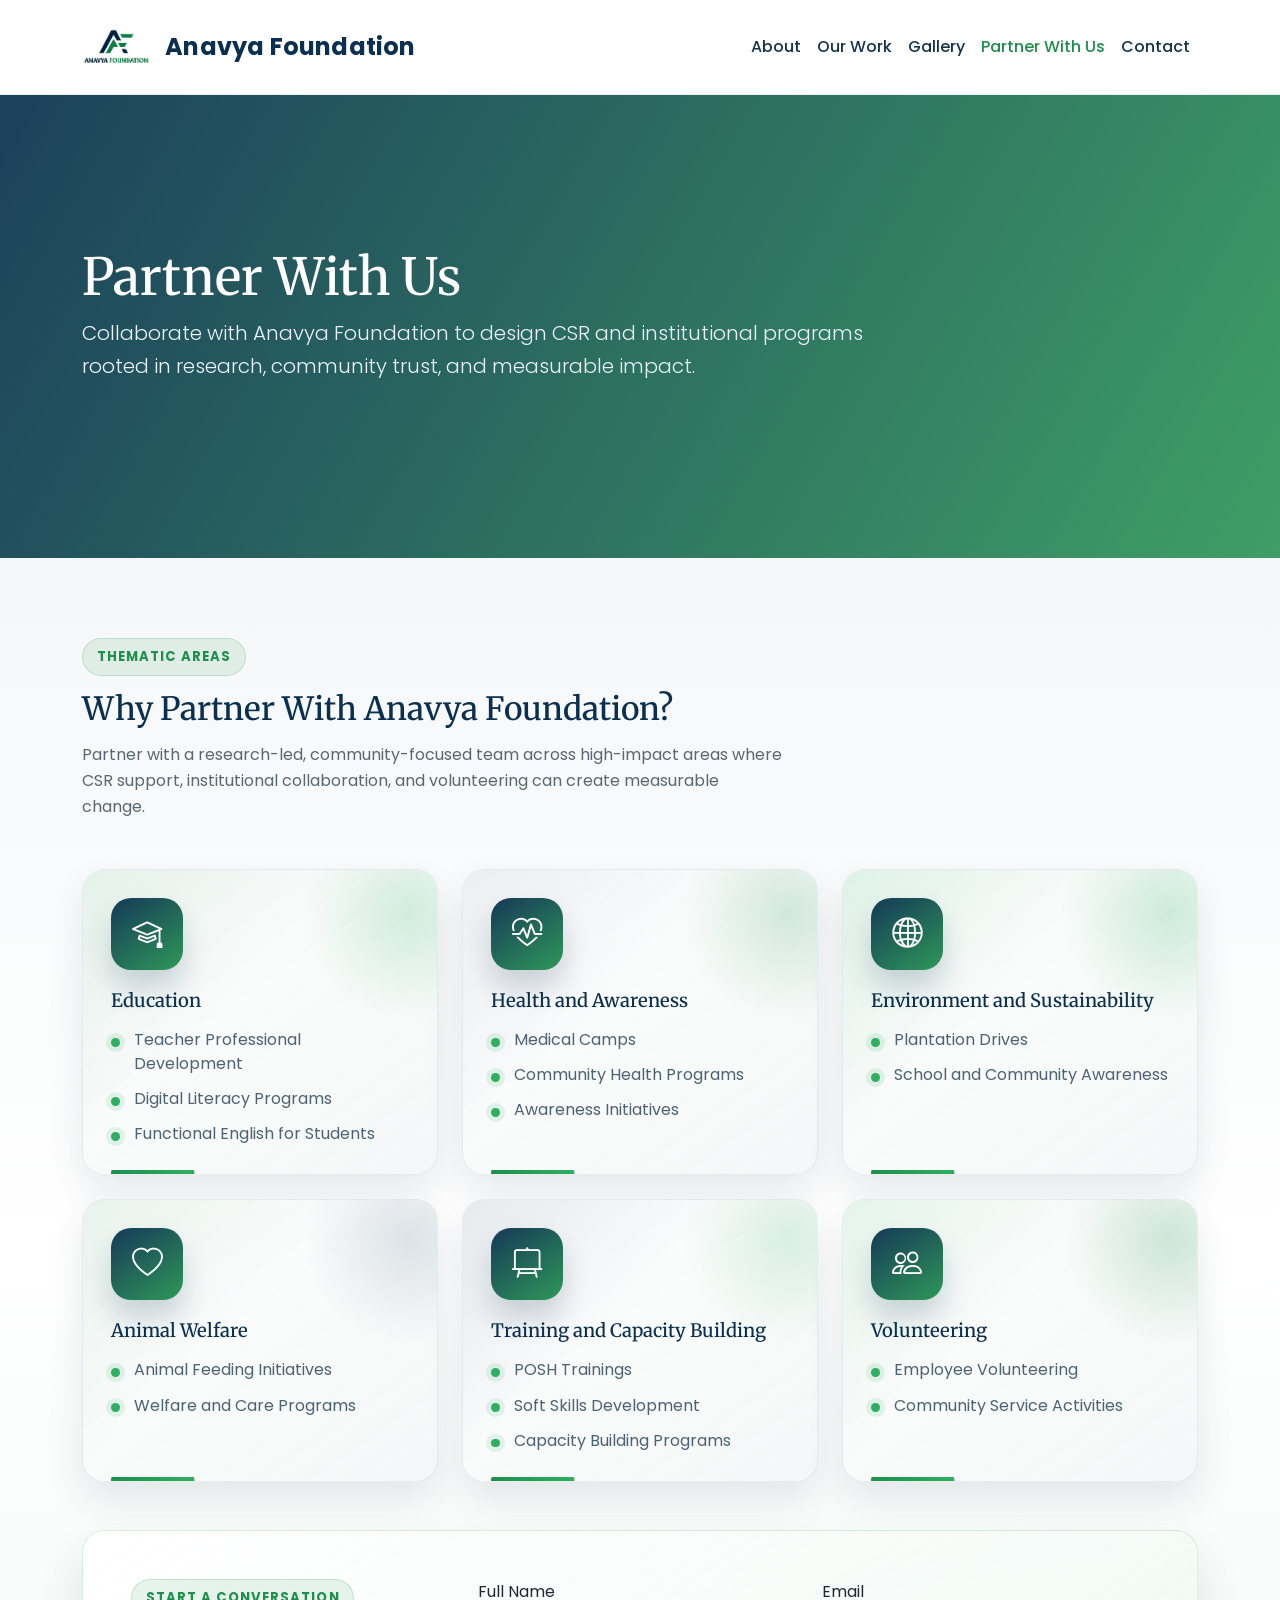
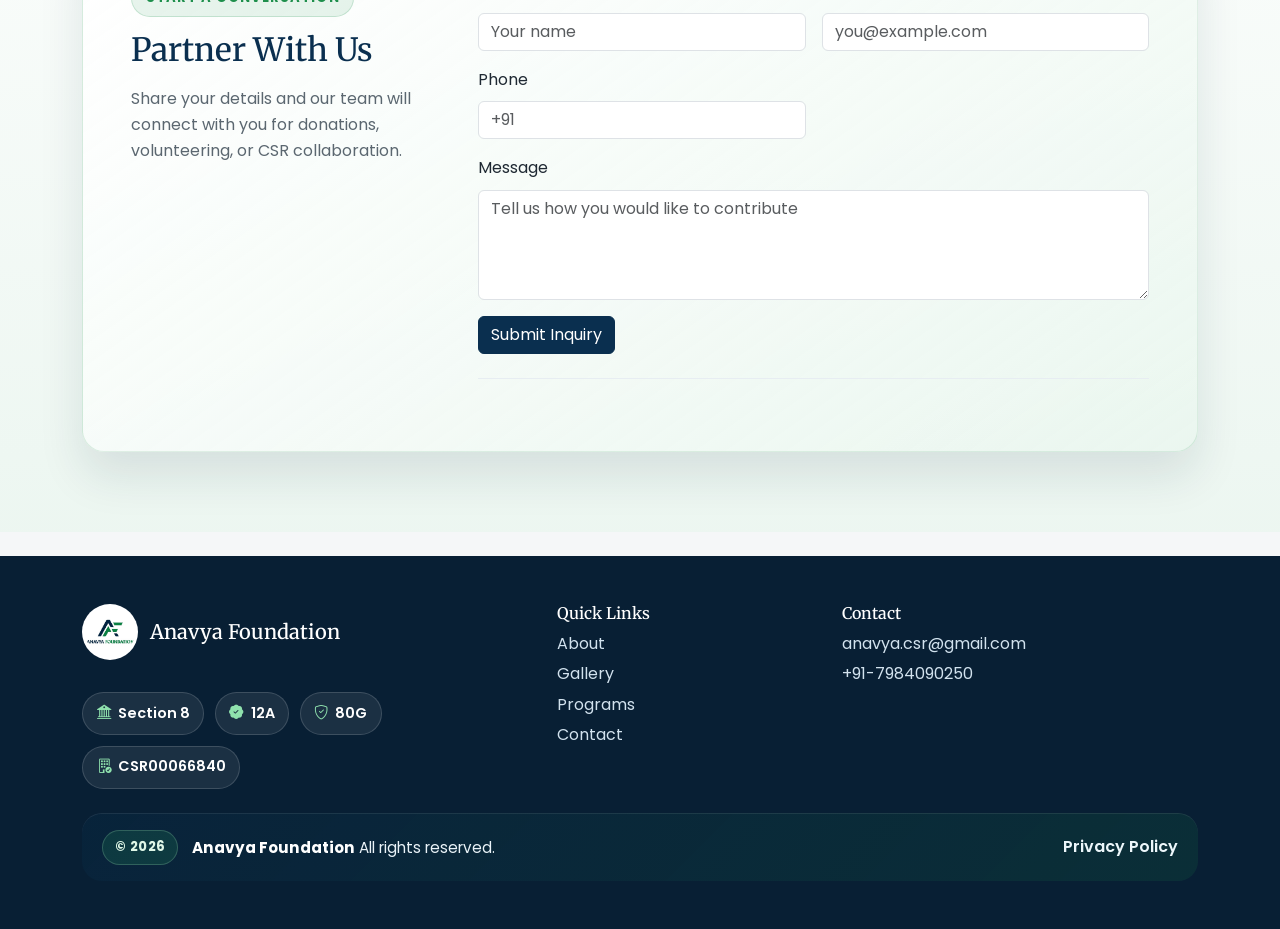
<file: partner-with-us.html>
<!doctype html>
<html lang="en">
<head>
  <meta charset="utf-8">
  <meta name="viewport" content="width=device-width, initial-scale=1">
  <title>Anavya Foundation | Partner With Us</title>
    <meta name="description" content="Collaborate with Anavya Foundation, a Section 8 organization committed to research-driven, evidence-based programs. Together, we create sustainable social impact across key community focus areas.">
    <link rel="icon" href="assets/images/logo.jpeg" type="image/jpeg">
    <link rel="apple-touch-icon" href="assets/images/logo.jpeg">
  <link rel="preconnect" href="https://fonts.googleapis.com">
  <link rel="preconnect" href="https://fonts.gstatic.com" crossorigin>
  <link href="https://fonts.googleapis.com/css2?family=Merriweather:wght@700&family=Poppins:wght@300;400;500;600;700&display=swap" rel="stylesheet">
  <link href="https://cdn.jsdelivr.net/npm/bootstrap@5.3.3/dist/css/bootstrap.min.css" rel="stylesheet">
  <link href="https://cdn.jsdelivr.net/npm/bootstrap-icons@1.11.3/font/bootstrap-icons.min.css" rel="stylesheet">
  <link href="assets/css/styles.css" rel="stylesheet">
</head>
<body>
  <header>
    <nav class="navbar navbar-expand-lg fixed-top" aria-label="Main navigation">
      <div class="container">
        <a class="navbar-brand" href="index.html#home">
          <img src="assets/images/logo.jpeg" alt="Anavya Foundation logo" class="brand-logo">
          <span class="brand-text">Anavya Foundation</span>
        </a>
        <button class="navbar-toggler" type="button" data-bs-toggle="collapse" data-bs-target="#mainNav" aria-controls="mainNav" aria-expanded="false" aria-label="Toggle navigation">
          <span class="navbar-toggler-icon"></span>
        </button>
        <div class="collapse navbar-collapse" id="mainNav">
          <ul class="navbar-nav ms-auto mb-2 mb-lg-0">
            <li class="nav-item"><a class="nav-link" href="index.html#about">About</a></li>
            <li class="nav-item"><a class="nav-link" href="our-work.html#our-work">Our Work</a></li>
            <li class="nav-item"><a class="nav-link" href="gallery.html#gallery">Gallery</a></li>
            <li class="nav-item"><a class="nav-link active" href="partner-with-us.html">Partner With Us</a></li>
            <li class="nav-item"><a class="nav-link" href="contact.html#contact">Contact</a></li>
          </ul>
        </div>
      </div>
    </nav>
  </header>

  <main>
    <section id="partner-with-us" class="hero" style="min-height: 62vh;">
      <div class="container">
        <div class="row">
          <div class="col-lg-9">
            <h1>Partner With Us</h1>
            <p class="lead mb-0">Collaborate with Anavya Foundation to design CSR and institutional programs rooted in research, community trust, and measurable impact.</p>
          </div>
        </div>
      </div>
    </section>

    <section class="section-padding thematic-section">
      <div class="container">
        <div class="thematic-heading">
          <span class="thematic-kicker">Thematic Areas</span>
          <h2 class="section-title">Why Partner With Anavya Foundation?</h2>
          <p class="section-subtitle">Partner with a research-led, community-focused team across high-impact areas where CSR support, institutional collaboration, and volunteering can create measurable change.</p>
        </div>

        <div class="row g-4 mt-3">
          <div class="col-md-6 col-xl-4">
            <article class="thematic-card thematic-card-education">
              <span class="thematic-icon"><i class="bi bi-mortarboard"></i></span>
              <h3>Education</h3>
              <ul>
                <li>Teacher Professional Development</li>
                <li>Digital Literacy Programs</li>
                <li>Functional English for Students</li>
              </ul>
            </article>
          </div>
          <div class="col-md-6 col-xl-4">
            <article class="thematic-card thematic-card-health">
              <span class="thematic-icon"><i class="bi bi-heart-pulse"></i></span>
              <h3>Health and Awareness</h3>
              <ul>
                <li>Medical Camps</li>
                <li>Community Health Programs</li>
                <li>Awareness Initiatives</li>
              </ul>
            </article>
          </div>
          <div class="col-md-6 col-xl-4">
            <article class="thematic-card thematic-card-environment">
              <span class="thematic-icon"><i class="bi bi-globe2"></i></span>
              <h3>Environment and Sustainability</h3>
              <ul>
                <li>Plantation Drives</li>
                <li>School and Community Awareness</li>
              </ul>
            </article>
          </div>
          <div class="col-md-6 col-xl-4">
            <article class="thematic-card thematic-card-animal">
              <span class="thematic-icon"><i class="bi bi-heart"></i></span>
              <h3>Animal Welfare</h3>
              <ul>
                <li>Animal Feeding Initiatives</li>
                <li>Welfare and Care Programs</li>
              </ul>
            </article>
          </div>
          <div class="col-md-6 col-xl-4">
            <article class="thematic-card thematic-card-training">
              <span class="thematic-icon"><i class="bi bi-easel2"></i></span>
              <h3>Training and Capacity Building</h3>
              <ul>
                <li>POSH Trainings</li>
                <li>Soft Skills Development</li>
                <li>Capacity Building Programs</li>
              </ul>
            </article>
          </div>
          <div class="col-md-6 col-xl-4">
            <article class="thematic-card thematic-card-volunteering">
              <span class="thematic-icon"><i class="bi bi-people"></i></span>
              <h3>Volunteering</h3>
              <ul>
                <li>Employee Volunteering</li>
                <li>Community Service Activities</li>
              </ul>
            </article>
          </div>
        </div>

        <article class="contact-card partner-inquiry-card p-4 p-lg-5 mt-5">
          <div class="row g-4 align-items-start">
            <div class="col-lg-4">
              <span class="thematic-kicker">Start a Conversation</span>
              <h2 class="section-title mb-3">Partner With Us</h2>
              <p class="mb-0 text-muted-custom">Share your details and our team will connect with you for donations, volunteering, or CSR collaboration.</p>
            </div>
            <div class="col-lg-8">
              <div class="contact-form-wrap">
                <form action="https://formspree.io/f/xrejbona" method="post">
                  <div class="row g-3">
                    <div class="col-md-6">
                      <label class="form-label" for="partner-name">Full Name</label>
                      <input class="form-control" id="partner-name" name="partner_name" type="text" placeholder="Your name">
                    </div>
                    <div class="col-md-6">
                      <label class="form-label" for="partner-email">Email</label>
                      <input class="form-control" id="partner-email" name="partner_email" type="email" placeholder="you@example.com">
                    </div>
                    <div class="col-md-6">
                      <label class="form-label" for="partner-phone">Phone</label>
                      <input class="form-control" id="partner-phone" name="partner_phone" type="tel" placeholder="+91">
                    </div>
                    <div class="col-12">
                      <label class="form-label" for="partner-message">Message</label>
                      <textarea class="form-control" id="partner-message" name="partner_message" rows="4" placeholder="Tell us how you would like to contribute"></textarea>
                    </div>
                    <div class="col-12">
                      <button type="submit" class="btn btn-primary-custom">Submit Inquiry</button>
                    </div>
                  </div>
                </form>
              </div>
            </div>
          </div>
        </article>
      </div>
    </section>
  </main>

  <footer class="py-5 mt-4">
    <div class="container">
      <div class="row g-4">
        <div class="col-lg-5">
          <div class="footer-brand mb-3">
            <img src="assets/images/logo.jpeg" alt="Anavya Foundation logo">
            <h2 class="h5 text-white mb-0">Anavya Foundation</h2>
          </div>
          <div class="trust-badges footer-badges mt-3">
            <span class="trust-badge"><i class="bi bi-bank2"></i>Section 8</span>
            <span class="trust-badge"><i class="bi bi-patch-check-fill"></i>12A</span>
            <span class="trust-badge"><i class="bi bi-shield-check"></i>80G</span>
            <span class="trust-badge"><i class="bi bi-building-check"></i>CSR00066840</span>
          </div>
        </div>
        <div class="col-lg-3">
          <h3 class="h6 text-white">Quick Links</h3>
          <p class="mb-1"><a href="index.html#about">About</a></p>
          <p class="mb-1"><a href="gallery.html#gallery">Gallery</a></p>
          <p class="mb-1"><a href="our-work.html#programs">Programs</a></p>
          <p class="mb-1"><a href="contact.html#contact">Contact</a></p>
        </div>
        <div class="col-lg-4">
          <h3 class="h6 text-white">Contact</h3>
          <p class="mb-1"><a href="mailto:anavya.csr@gmail.com">anavya.csr@gmail.com</a></p>
          <p class="mb-0"><a href="tel:+917984090250">+91-7984090250</a></p>
        </div>
      </div>
      <div class="footer-bottom mt-4">
        <div class="footer-copyright">
          <span class="footer-year-badge">&copy; 2026</span>
          <span><strong>Anavya Foundation</strong> All rights reserved.</span>
        </div>
        <div class="footer-meta-links">
          <a href="privacy-policy.html">Privacy Policy</a>
        </div>
      </div>
    </div>
  </footer>

  <script src="https://cdn.jsdelivr.net/npm/bootstrap@5.3.3/dist/js/bootstrap.bundle.min.js"></script>
</body>
</html>
</file>
<file: assets/css/styles.css>
﻿:root {
  --primary: #0A2F4F;
  --secondary: #1E8F4C;
  --accent: #2FAF62;
  --bg: #F5F7F8;
  --text: #1f2933;
  --muted: #5b6770;
}

html {
  scroll-behavior: smooth;
}

body {
  font-family: 'Poppins', sans-serif;
  color: var(--text);
  background-color: var(--bg);
  line-height: 1.65;
}

h1,
h2,
h3,
h4,
h5,
h6 {
  font-family: 'Merriweather', serif;
  color: var(--primary);
}

section[id] {
  scroll-margin-top: 92px;
}

.bg-soft {
  background-color: var(--bg);
}

.text-muted-custom {
  color: var(--muted);
}

.text-justify-interword {
  text-align: justify;
  text-justify: inter-word;
}

.navbar {
  background: #ffffff;
  border-bottom: 1px solid #e9eef2;
}

.navbar-brand {
  color: var(--primary) !important;
  font-weight: 700;
  letter-spacing: 0.2px;
  display: inline-flex;
  align-items: center;
  gap: 0.95rem;
  font-size: 1.45rem;
}

.brand-logo {
  width: 68px;
  height: 68px;
  object-fit: contain;
}

.brand-text {
  line-height: 1.1;
  font-size: 1.50rem;
}

.brand-subtitle {
  display: block;
  font-size: 0.72rem;
  letter-spacing: 0.08em;
  text-transform: uppercase;
  color: var(--secondary);
}

.nav-link {
  color: #17344d;
  font-weight: 500;
}

.nav-link:hover,
.nav-link:focus,
.nav-link.active {
  color: var(--secondary) !important;
}

.hero {
  min-height: 88vh;
  display: flex;
  align-items: center;
  background:
    linear-gradient(120deg, rgba(10, 47, 79, 0.93), rgba(30, 143, 76, 0.85)),
    radial-gradient(circle at 10% 20%, rgba(255, 255, 255, 0.12), transparent 40%),
    radial-gradient(circle at 80% 80%, rgba(255, 255, 255, 0.09), transparent 45%);
  color: #ffffff;
  padding-top: 120px;
  padding-bottom: 50px;
}

@media (max-width: 1199.98px) {
  .hero {
    padding-top: 140px;
    padding-bottom: 50px;
  }
}

@media (max-width: 767.98px) {
  .hero {
    padding-top: 160px;
    padding-bottom: 50px;
  }
}

.hero h1 {
  color: #ffffff;
  font-size: clamp(1.9rem, 4.1vw, 3.2rem);
  line-height: 1.25;
}

.hero-title-sm {
  font-size: clamp(1.5rem, 2.6vw, 2.2rem) !important;
}

.hero-kicker {
  color: #ffffff;
  font-size: clamp(1.15rem, 1.8vw, 1.55rem);
  line-height: 1.2;
  margin-bottom: 0;
}

.hero p {
  color: #ebf4fa;
}

.hero-copy {
  max-width: 720px;
}

.hero-visual-wrap {
  display: flex;
  justify-content: center;
}

.hero-media-card {
  width: min(100%, 440px);
  border-radius: 26px;
  background: linear-gradient(160deg, rgba(255, 255, 255, 0.16), rgba(255, 255, 255, 0.06));
  border: 1px solid rgba(255, 255, 255, 0.22);
  box-shadow: 0 25px 60px rgba(2, 16, 28, 0.28);
  backdrop-filter: blur(8px);
  position: relative;
  overflow: hidden;
}

.hero-media-card::before,
.hero-media-card::after {
  content: "";
  position: absolute;
  border-radius: 50%;
  background: rgba(255, 255, 255, 0.1);
  z-index: 0;
}

.hero-media-card::before {
  width: 180px;
  height: 180px;
  top: -70px;
  right: -50px;
}

.hero-media-card::after {
  width: 120px;
  height: 120px;
  bottom: -45px;
  left: -30px;
}

.hero-visual-card {
  padding: 2rem;
  position: relative;
  z-index: 1;
}

.hero-logo-ring {
  width: 110px;
  height: 110px;
  margin: 0 auto 1.25rem;
  border-radius: 50%;
  padding: 10px;
  background: linear-gradient(135deg, rgba(47, 175, 98, 0.95), rgba(255, 255, 255, 0.9));
  box-shadow: 0 16px 28px rgba(5, 21, 34, 0.25);
  position: relative;
  z-index: 1;
}

.hero-logo-ring img {
  width: 100%;
  height: 100%;
  object-fit: contain;
  border-radius: 50%;
  background: #fff;
  padding: 0.35rem;
}

.hero-visual-card h3,
.hero-visual-card p,
.hero-visual-card small {
  color: #fff;
  position: relative;
  z-index: 1;
}

.hero-mini-grid {
  display: grid;
  grid-template-columns: repeat(2, minmax(0, 1fr));
  gap: 0.85rem;
  margin-top: 1.5rem;
  position: relative;
  z-index: 1;
}

.hero-mini-card {
  padding: 0.95rem;
  border-radius: 16px;
  background: rgba(255, 255, 255, 0.1);
  border: 1px solid rgba(255, 255, 255, 0.15);
}

.hero-mini-card strong {
  display: block;
  font-size: 1.2rem;
  color: #fff;
}

.hero-mini-card span {
  font-size: 0.86rem;
  color: #dbeaf4;
}

.hero-carousel {
  position: relative;
  z-index: 1;
}

.hero-carousel .carousel-inner {
  border-radius: 22px;
}

.hero-carousel .carousel-item img {
  width: 100%;
  aspect-ratio: 4 / 5;
  object-fit: cover;
  display: block;
}

.hero-carousel-caption {
  position: absolute;
  inset: auto 1.1rem 1.1rem 1.1rem;
  padding: 1rem 1.1rem;
  border-radius: 18px;
  background: linear-gradient(180deg, rgba(10, 47, 79, 0.14), rgba(10, 47, 79, 0.82));
  color: #ffffff;
  z-index: 2;
}

.hero-carousel-caption strong {
  display: block;
  font-size: 1.05rem;
}

.hero-carousel-caption span {
  display: block;
  margin-top: 0.25rem;
  color: rgba(255, 255, 255, 0.85);
  font-size: 0.84rem;
}

.hero-carousel .carousel-control-prev,
.hero-carousel .carousel-control-next {
  width: 46px;
  height: 46px;
  top: 50%;
  transform: translateY(-50%);
  background: rgba(8, 31, 52, 0.62);
  border: 1px solid rgba(255, 255, 255, 0.18);
  border-radius: 50%;
  opacity: 1;
}

.hero-carousel .carousel-control-prev {
  left: 1rem;
}

.hero-carousel .carousel-control-next {
  right: 1rem;
}

.hero-carousel .carousel-control-prev-icon,
.hero-carousel .carousel-control-next-icon {
  width: 1.1rem;
  height: 1.1rem;
}

.section-padding {
  padding: 5rem 0;
}

.section-title {
  margin-bottom: 0.8rem;
}

.section-subtitle {
  max-width: 700px;
  color: var(--muted);
}

.csr-intro-block {
  width: 100%;
  max-width: 100%;
  margin-top: 1rem;
  padding: 1.2rem 1.35rem;
  border: 1px solid rgba(30, 143, 76, 0.18);
  border-left: 5px solid var(--secondary);
  border-radius: 18px;
  background: linear-gradient(135deg, #ffffff, rgba(233, 246, 238, 0.75));
  box-shadow: 0 16px 34px rgba(10, 47, 79, 0.08);
}

.trust-badges {
  display: flex;
  flex-wrap: wrap;
  gap: 0.65rem;
}

.trust-badge {
  display: inline-flex;
  align-items: center;
  gap: 0.45rem;
  padding: 0.55rem 0.85rem;
  border-radius: 999px;
  background: rgba(10, 47, 79, 0.08);
  border: 1px solid rgba(10, 47, 79, 0.1);
  /* color: var(--primary); */
  font-size: 0.9rem;
  font-weight: 600;
}

.trust-badge i {
  color: var(--secondary);
}

.trust-badges.footer-badges .trust-badge {
  background: rgba(255, 255, 255, 0.08);
  border-color: rgba(255, 255, 255, 0.15);
  color: #ffffff;
}

.trust-badges.footer-badges .trust-badge i {
  color: #8fe1ad;
}

.btn-primary-custom {
  background-color: var(--primary);
  border-color: var(--primary);
  color: #fff;
}

.btn-primary-custom:hover,
.btn-primary-custom:focus {
  background-color: #07253e;
  border-color: #07253e;
  color: #fff;
}

.btn-secondary-custom {
  background-color: var(--secondary);
  border-color: var(--secondary);
  color: #fff;
}

.btn-secondary-custom:hover,
.btn-secondary-custom:focus {
  background-color: #187541;
  border-color: #187541;
  color: #fff;
}

.btn-accent-custom {
  background-color: var(--accent);
  border-color: var(--accent);
  color: #fff;
}

.btn-accent-custom:hover,
.btn-accent-custom:focus {
  background-color: #259b56;
  border-color: #259b56;
  color: #fff;
}

.feature-card,
.stat-card,
.program-card,
.info-card,
.partnership-card,
.contact-card {
  border: 1px solid #e4eaef;
  border-radius: 14px;
  background-color: #ffffff;
  /* height: 100%; */
  transition: transform 0.28s ease, box-shadow 0.28s ease;
}

.feature-card:hover,
.stat-card:hover,
.program-card:hover,
.info-card:hover,
.partnership-card:hover,
.contact-card:hover {
  transform: translateY(-6px);
  box-shadow: 0 18px 30px rgba(16, 45, 66, 0.12);
}

.program-card {
  position: relative;
  overflow: hidden;
  background: #ffffff;
  box-shadow: 0 10px 22px rgba(16, 45, 66, 0.06);
}

.program-card::before {
  content: "";
  position: absolute;
  inset: 0;
  border-radius: inherit;
  border: 1px solid rgba(10, 47, 79, 0.05);
  pointer-events: none;
}

.program-card:hover {
  transform: translateY(-10px) scale(1.012);
  border-color: rgba(10, 47, 79, 0.18);
  box-shadow: 0 28px 52px rgba(8, 31, 52, 0.24);
}

.program-card:hover .icon-wrap {
  transform: translateY(-1px) scale(1.04);
}

.impact-story-card {
  background:
    radial-gradient(circle at top right, rgba(47, 175, 98, 0.12), transparent 36%),
    linear-gradient(145deg, #ffffff, rgba(245, 247, 248, 0.96));
}

.impact-story-list {
  display: grid;
  gap: 0.95rem;
}

.impact-story-item {
  display: flex;
  gap: 0.9rem;
  align-items: flex-start;
  padding: 1rem;
  border-radius: 16px;
  border: 1px solid rgba(10, 47, 79, 0.08);
  background: rgba(255, 255, 255, 0.76);
  transition: transform 0.28s ease, box-shadow 0.28s ease, border-color 0.28s ease;
}

.impact-story-item:hover {
  transform: translateX(6px);
  border-color: rgba(47, 175, 98, 0.28);
  box-shadow: 0 14px 28px rgba(10, 47, 79, 0.1);
}

.impact-story-icon {
  width: 44px;
  height: 44px;
  flex: 0 0 44px;
  display: inline-flex;
  align-items: center;
  justify-content: center;
  border-radius: 14px;
  background: rgba(30, 143, 76, 0.12);
  color: var(--secondary);
  font-size: 1.05rem;
}

.impact-story-item p {
  margin: 0;
  color: var(--muted);
  line-height: 1.62;
}

.impact-story-item strong {
  color: var(--primary);
  font-weight: 800;
}

.impact-stats-panel {
  padding: 1.5rem;
  border: 1px solid rgba(10, 47, 79, 0.08);
  border-radius: 18px;
  background:
    radial-gradient(circle at top left, rgba(47, 175, 98, 0.12), transparent 32%),
    linear-gradient(145deg, #ffffff, rgba(233, 246, 238, 0.82));
  box-shadow: 0 18px 34px rgba(16, 45, 66, 0.08);
}

.impact-stats-header {
  margin-bottom: 1rem;
  text-align: center;
}

.impact-stats-kicker {
  display: inline-flex;
  align-items: center;
  justify-content: center;
  margin-bottom: 0.65rem;
  padding: 0.42rem 0.82rem;
  border-radius: 999px;
  background: rgba(30, 143, 76, 0.1);
  border: 1px solid rgba(30, 143, 76, 0.18);
  color: var(--secondary);
  font-size: 0.78rem;
  font-weight: 700;
  letter-spacing: 0.08em;
  text-transform: uppercase;
}

.impact-stat-grid {
  align-items: stretch;
}

.impact-stat-card {
  position: relative;
  overflow: hidden;
  border-radius: 18px;
  background:
    linear-gradient(#ffffff, #ffffff) padding-box,
    linear-gradient(135deg, rgba(30, 143, 76, 0.22), rgba(10, 47, 79, 0.1)) border-box;
  box-shadow: 0 14px 28px rgba(10, 47, 79, 0.08);
}

.impact-stat-card::after {
  content: "";
  position: absolute;
  inset: auto -34px -44px auto;
  width: 110px;
  height: 110px;
  border-radius: 50%;
  background: rgba(47, 175, 98, 0.08);
  pointer-events: none;
}

.impact-stat-icon {
  width: 42px;
  height: 42px;
  margin: 0 auto 0.8rem;
  display: inline-flex;
  align-items: center;
  justify-content: center;
  border-radius: 14px;
  background: rgba(30, 143, 76, 0.12);
  color: var(--secondary);
  font-size: 1.05rem;
}

.impact-stat-card .stat-value,
.impact-stat-card p,
.impact-stat-icon {
  position: relative;
  z-index: 1;
}

.icon-wrap {
  width: 56px;
  height: 56px;
  display: inline-flex;
  align-items: center;
  justify-content: center;
  border-radius: 12px;
  background: rgba(30, 143, 76, 0.12);
  color: var(--secondary);
  font-size: 1.45rem;
  transition: transform 0.28s ease, background-color 0.28s ease, color 0.28s ease;
}

.stat-value {
  font-size: 2rem;
  font-weight: 700;
  color: var(--primary);
}

.gallery-item {
  position: relative;
  overflow: hidden;
  border: 1px solid rgba(10, 47, 79, 0.08);
  border-radius: 22px;
  background:
    linear-gradient(#ffffff, #ffffff) padding-box,
    linear-gradient(135deg, rgba(30, 143, 76, 0.42), rgba(10, 47, 79, 0.16)) border-box;
  box-shadow: 0 16px 34px rgba(10, 47, 79, 0.08);
  padding: 0.45rem;
  transition: transform 0.32s ease, box-shadow 0.32s ease, border-color 0.32s ease;
}

.gallery-item img {
  display: block;
  width: 100%;
  aspect-ratio: 4 / 5;
  object-fit: cover;
  border-radius: 16px;
  transition: transform 0.35s ease;
}

.gallery-item:hover {
  border-color: rgba(47, 175, 98, 0.45);
  box-shadow: 0 26px 52px rgba(10, 47, 79, 0.18);
  transform: translateY(-8px);
}

.gallery-item:hover img {
  transform: scale(1.045);
}

footer {
  background: #081f34;
  color: #d2e2ee;
}

footer a {
  color: #d2e2ee;
  text-decoration: none;
}

footer a:hover,
footer a:focus {
  color: #ffffff;
  text-decoration: underline;
}

.footer-bottom {
  padding: 1rem 1.25rem;
  border-top: 1px solid rgba(255, 255, 255, 0.08);
  border-radius: 20px;
  background: linear-gradient(135deg, rgba(10, 47, 79, 0.26), rgba(30, 143, 76, 0.14));
  display: flex;
  align-items: center;
  justify-content: space-between;
  gap: 1rem;
  flex-wrap: wrap;
}

.footer-copyright {
  display: inline-flex;
  align-items: center;
  gap: 0.85rem;
  color: #eaf3f8;
  font-size: 0.95rem;
  line-height: 1.4;
}

.footer-copyright strong {
  color: #ffffff;
}

.footer-year-badge {
  display: inline-flex;
  align-items: center;
  justify-content: center;
  padding: 0.45rem 0.75rem;
  border-radius: 999px;
  background: rgba(47, 175, 98, 0.16);
  color: #dff7e7;
  border: 1px solid rgba(159, 226, 180, 0.24);
  font-size: 0.82rem;
  font-weight: 700;
  letter-spacing: 0.03em;
  white-space: nowrap;
}

.footer-copyright-note {
  margin: 0;
  color: rgba(210, 226, 238, 0.84);
  font-size: 0.92rem;
}

.footer-brand {
  display: inline-flex;
  align-items: center;
  gap: 0.75rem;
}

.footer-brand img {
  width: 56px;
  height: 56px;
  object-fit: contain;
  background: #ffffff;
  border-radius: 50%;
  padding: 0.2rem;
}

.form-control:focus,
.form-select:focus,
.btn:focus {
  box-shadow: 0 0 0 0.2rem rgba(47, 175, 98, 0.3);
}

.contact-stack {
  display: flex;
  flex-direction: column;
  gap: 1.5rem;
}

.contact-details-list p:last-child {
  margin-bottom: 0;
}

.contact-form-wrap {
  border-bottom: 1px solid #e7edf2;
  padding-bottom: 1.5rem;
  margin-bottom: 1.5rem;
}

.scanner-card img {
  box-shadow: 0 16px 30px rgba(10, 47, 79, 0.12);
}

.donation-details-card {
  border-left: 4px solid var(--accent);
}

.about-panel {
  border-radius: 20px;
  padding: 2rem !important;
  position: relative;
  overflow: hidden;
}

.about-panel::before {
  content: "";
  position: absolute;
  inset: 0;
  opacity: 1;
  pointer-events: none;
}

.about-panel-vision {
  background: linear-gradient(160deg, #ffffff, rgba(47, 175, 98, 0.08));
  border: 1px solid rgba(30, 143, 76, 0.14);
}

.about-panel-vision::before {
  background:
    radial-gradient(circle at top right, rgba(47, 175, 98, 0.08), transparent 32%),
    linear-gradient(180deg, transparent, rgba(30, 143, 76, 0.03));
}

.about-panel-mission {
  background: linear-gradient(160deg, #ffffff, rgba(47, 175, 98, 0.08));
  border: 1px solid rgba(30, 143, 76, 0.14);
}

.about-panel-vision h3,
.about-panel-vision p {
  color: var(--primary);
  position: relative;
  z-index: 1;
}

.about-panel-mission h3,
.about-panel-mission p,
.about-panel-mission strong {
  position: relative;
  z-index: 1;
}

.about-panel-icon {
  width: 64px;
  height: 64px;
  display: inline-flex;
  align-items: center;
  justify-content: center;
  border-radius: 18px;
  margin-bottom: 1.25rem;
  font-size: 1.45rem;
  position: relative;
  z-index: 1;
}

.about-panel-vision .about-panel-icon {
  background: rgba(30, 143, 76, 0.12);
  color: var(--secondary);
}

.about-panel-mission .about-panel-icon {
  background: rgba(30, 143, 76, 0.12);
  color: var(--secondary);
}

.mission-points {
  display: flex;
  flex-direction: column;
  gap: 1rem;
}

.vision-points {
  display: flex;
  flex-direction: column;
  gap: 1rem;
}

.vision-point {
  display: flex;
  gap: 0.9rem;
  align-items: flex-start;
  padding: 0.85rem 0.95rem;
  border-radius: 16px;
  background: rgba(255, 255, 255, 0.72);
  border: 1px solid rgba(10, 47, 79, 0.08);
  position: relative;
  z-index: 1;
}

.vision-point-icon {
  width: 42px;
  height: 42px;
  flex: 0 0 42px;
  display: inline-flex;
  align-items: center;
  justify-content: center;
  border-radius: 12px;
  background: rgba(30, 143, 76, 0.12);
  color: var(--secondary);
  font-size: 1rem;
}

.vision-point strong {
  display: block;
  margin-bottom: 0.15rem;
  color: var(--primary);
}

.vision-point p {
  color: var(--muted);
}

.mission-point {
  display: flex;
  gap: 0.9rem;
  align-items: flex-start;
  padding: 0.85rem 0.95rem;
  border-radius: 16px;
  background: rgba(255, 255, 255, 0.72);
  border: 1px solid rgba(10, 47, 79, 0.08);
}

.mission-point-icon {
  width: 42px;
  height: 42px;
  flex: 0 0 42px;
  display: inline-flex;
  align-items: center;
  justify-content: center;
  border-radius: 12px;
  background: rgba(30, 143, 76, 0.12);
  color: var(--secondary);
  font-size: 1rem;
}

.mission-point strong {
  display: block;
  margin-bottom: 0.15rem;
  color: var(--primary);
}

.mission-point p {
  color: var(--muted);
}

.philosophy-story {
  font-size: 1.02rem;
  color: #486072;
  line-height: 1.78;
}

.philosophy-card {
  position: relative;
  padding: 2rem;
  border-radius: 24px;
  border: 1px solid rgba(30, 143, 76, 0.12);
  background:
    radial-gradient(circle at top right, rgba(47, 175, 98, 0.14), transparent 34%),
    linear-gradient(145deg, rgba(255, 255, 255, 0.98), rgba(233, 246, 238, 0.92));
  box-shadow: 0 22px 40px rgba(16, 45, 66, 0.1);
  overflow: hidden;
}

.philosophy-card::after {
  content: "";
  position: absolute;
  inset: auto -40px -40px auto;
  width: 180px;
  height: 180px;
  border-radius: 50%;
  background: radial-gradient(circle, rgba(10, 47, 79, 0.08), transparent 70%);
  pointer-events: none;
}

.philosophy-card-accent {
  position: relative;
  z-index: 1;
  margin-bottom: 1rem;
}

.philosophy-chip {
  display: inline-flex;
  align-items: center;
  gap: 0.55rem;
  padding: 0.65rem 1rem;
  border-radius: 999px;
  background: rgba(10, 47, 79, 0.9);
  color: #fff;
  font-size: 0.92rem;
  font-weight: 600;
  letter-spacing: 0.01em;
}

.philosophy-chip i {
  color: #9fe2b4;
}

.philosophy-highlight {
  padding: 1rem 1.1rem;
  border-left: 4px solid var(--accent);
  border-radius: 0 14px 14px 0;
  background: rgba(47, 175, 98, 0.08);
  color: var(--primary);
  font-weight: 600;
}

.philosophy-image-wrap {
  height: 100%;
  min-height: 100%;
  padding: 0.85rem;
  border-radius: 24px;
  border: 1px solid rgba(10, 47, 79, 0.08);
  background:
    radial-gradient(circle at 20% 15%, rgba(47, 175, 98, 0.12), transparent 28%),
    linear-gradient(155deg, rgba(10, 47, 79, 0.08), rgba(30, 143, 76, 0.14));
  box-shadow: 0 20px 38px rgba(16, 45, 66, 0.14);
  display: flex;
  align-items: center;
  justify-content: center;
  overflow: hidden;
}

.philosophy-image-frame {
  width: 100%;
  min-height: 480px;
  border-radius: 18px;
  background: rgba(255, 255, 255, 0.92);
  border: 1px solid rgba(10, 47, 79, 0.08);
  padding: 0.9rem;
  display: flex;
  align-items: center;
  justify-content: center;
  overflow: hidden;
}

.philosophy-image-frame img {
  width: 100%;
  height: auto;
  /* max-height: 560px; */
  object-fit: contain;
  display: block;
  border-radius: 14px;
  box-shadow: 0 16px 32px rgba(16, 45, 66, 0.16);
}

.core-value-card {
  border: 1px solid rgba(10, 47, 79, 0.08);
  border-radius: 18px;
  padding: 2rem;
  background: linear-gradient(160deg, #ffffff, rgba(47, 175, 98, 0.06));
  height: 100%;
  transition: transform 0.28s ease, box-shadow 0.28s ease;
}

.core-value-card:hover {
  transform: translateY(-6px);
  box-shadow: 0 18px 30px rgba(16, 45, 66, 0.12);
}

.core-value-icon {
  width: 64px;
  height: 64px;
  display: inline-flex;
  align-items: center;
  justify-content: center;
  border-radius: 18px;
  margin-bottom: 1rem;
  background: rgba(30, 143, 76, 0.12);
  color: var(--secondary);
  font-size: 1.45rem;
}

.core-value-card h3 {
  margin-bottom: 0.75rem;
}

.core-value-card p {
  color: var(--muted);
  margin-bottom: 0;
}

.governing-card {
  background: linear-gradient(160deg, rgba(255, 255, 255, 0.98), rgba(233, 246, 238, 0.94));
  border: 1px solid rgba(10, 47, 79, 0.08);
  border-radius: 20px;
  padding: 2rem;
  transition: transform 0.28s ease, box-shadow 0.28s ease;
}

.governing-card:hover {
  transform: translateY(-6px);
  box-shadow: 0 18px 30px rgba(16, 45, 66, 0.12);
}

.person-icon {
  width: 72px;
  height: 72px;
  display: inline-flex;
  align-items: center;
  justify-content: center;
  border-radius: 18px;
  background: rgba(30, 143, 76, 0.12);
  color: var(--secondary);
  font-size: 1.75rem;
  margin-bottom: 1rem;
}

.partner-marquee {
  overflow: hidden;
  border-radius: 24px;
  border: 1px solid rgba(10, 47, 79, 0.1);
  background: linear-gradient(160deg, rgba(255, 255, 255, 0.95), rgba(233, 246, 238, 0.92));
  padding: 1.2rem;
}

.partner-marquee-track {
  display: flex;
  gap: 1rem;
  width: max-content;
  animation: partner-scroll 24s linear infinite;
  align-items: stretch;
}

.partner-marquee-track:hover {
  animation-play-state: paused;
}

.partner-card {
  flex: 0 0 240px;
  min-width: 240px;
  border-radius: 20px;
  border: 1px solid rgba(10, 47, 79, 0.08);
  background-color: #ffffff;
  padding: 1.5rem;
  text-align: center;
  box-shadow: 0 18px 30px rgba(16, 45, 66, 0.06);
  transition: transform 0.28s ease, box-shadow 0.28s ease;
}

.partner-card:hover {
  transform: translateY(-4px);
  box-shadow: 0 22px 40px rgba(16, 45, 66, 0.1);
}

.partner-card-image {
  width: 128px;
  height: 78px;
  margin: 0 auto 1rem;
  display: inline-flex;
  align-items: center;
  justify-content: center;
  background: transparent;
}

.partner-card-image img {
  max-width: 100%;
  max-height: 100%;
  object-fit: contain;
  display: block;
}

.partner-card-label {
  color: var(--primary);
  font-weight: 700;
  line-height: 1.4;
  margin: 0;
}

@keyframes partner-scroll {
  0% {
    transform: translateX(0);
  }
  100% {
    transform: translateX(-50%);
  }
}

.reach-info-card {
  min-height: 100%;
  border-radius: 20px;
  border: 1px solid rgba(10, 47, 79, 0.08);
  background: linear-gradient(160deg, rgba(255, 255, 255, 0.98), rgba(233, 246, 238, 0.92));
}

.reach-info-card h3 {
  margin-bottom: 0.85rem;
}

.thematic-section {
  background:
    linear-gradient(180deg, #f5f7f8 0%, #ffffff 44%, rgba(233, 246, 238, 0.72) 100%);
}

.thematic-heading {
  max-width: 820px;
  margin-bottom: 1.5rem;
}

.thematic-kicker {
  display: inline-flex;
  align-items: center;
  padding: 0.45rem 0.85rem;
  border-radius: 999px;
  margin-bottom: 0.9rem;
  background: rgba(30, 143, 76, 0.1);
  color: var(--secondary);
  border: 1px solid rgba(30, 143, 76, 0.18);
  font-size: 0.82rem;
  font-weight: 700;
  text-transform: uppercase;
  letter-spacing: 0.08em;
}

.thematic-card {
  position: relative;
  min-height: 100%;
  padding: 1.75rem;
  border-radius: 22px;
  border: 1px solid rgba(10, 47, 79, 0.08);
  background:
    linear-gradient(145deg, rgba(255, 255, 255, 0.98), rgba(245, 247, 248, 0.92)),
    var(--theme-accent, rgba(30, 143, 76, 0.08));
  box-shadow: 0 18px 36px rgba(16, 45, 66, 0.1);
  overflow: hidden;
  isolation: isolate;
  transition: transform 0.32s ease, box-shadow 0.32s ease, border-color 0.32s ease;
}

.thematic-card::before {
  content: "";
  position: absolute;
  inset: 0;
  background:
    linear-gradient(135deg, var(--theme-wash, rgba(47, 175, 98, 0.14)), transparent 42%),
    radial-gradient(circle at 92% 14%, var(--theme-glow, rgba(47, 175, 98, 0.18)), transparent 26%);
  z-index: -1;
}

.thematic-card::after {
  content: "";
  position: absolute;
  left: 1.75rem;
  right: 1.75rem;
  bottom: 0;
  height: 4px;
  border-radius: 999px 999px 0 0;
  background: linear-gradient(90deg, var(--secondary), var(--accent));
  transform: scaleX(0.28);
  transform-origin: left;
  transition: transform 0.32s ease;
}

.thematic-card:hover {
  transform: translateY(-10px);
  border-color: rgba(10, 47, 79, 0.16);
  box-shadow: 0 28px 54px rgba(8, 31, 52, 0.18);
}

.thematic-card:hover::after {
  transform: scaleX(1);
}

.thematic-icon {
  width: 72px;
  height: 72px;
  display: inline-flex;
  align-items: center;
  justify-content: center;
  border-radius: 20px;
  margin-bottom: 1.25rem;
  background: linear-gradient(145deg, rgba(10, 47, 79, 0.95), rgba(30, 143, 76, 0.92));
  color: #ffffff;
  font-size: 1.9rem;
  box-shadow: 0 18px 28px rgba(10, 47, 79, 0.18);
  transition: transform 0.32s ease;
}

.thematic-card:hover .thematic-icon {
  transform: rotate(-4deg) scale(1.06);
}

.thematic-card h3 {
  color: var(--primary);
  font-size: 1.15rem;
  margin-bottom: 1rem;
}

.thematic-card ul {
  list-style: none;
  padding: 0;
  margin: 0;
  display: grid;
  gap: 0.7rem;
}

.thematic-card li {
  position: relative;
  padding-left: 1.45rem;
  color: #4d6273;
  line-height: 1.5;
}

.thematic-card li::before {
  content: "";
  position: absolute;
  left: 0;
  top: 0.62rem;
  width: 0.55rem;
  height: 0.55rem;
  border-radius: 50%;
  background: var(--accent);
  box-shadow: 0 0 0 5px rgba(47, 175, 98, 0.12);
}

.thematic-card-education {
  --theme-wash: rgba(30, 143, 76, 0.12);
  --theme-glow: rgba(47, 175, 98, 0.2);
}

.thematic-card-health {
  --theme-wash: rgba(10, 47, 79, 0.08);
  --theme-glow: rgba(30, 143, 76, 0.18);
}

.thematic-card-environment {
  --theme-wash: rgba(47, 175, 98, 0.16);
  --theme-glow: rgba(47, 175, 98, 0.22);
}

.thematic-card-animal {
  --theme-wash: rgba(30, 143, 76, 0.1);
  --theme-glow: rgba(10, 47, 79, 0.12);
}

.thematic-card-training {
  --theme-wash: rgba(10, 47, 79, 0.1);
  --theme-glow: rgba(47, 175, 98, 0.16);
}

.thematic-card-volunteering {
  --theme-wash: rgba(47, 175, 98, 0.13);
  --theme-glow: rgba(30, 143, 76, 0.2);
}

.partner-inquiry-card {
  border-radius: 22px;
  background:
    linear-gradient(145deg, rgba(255, 255, 255, 0.98), rgba(233, 246, 238, 0.74));
  border-color: rgba(30, 143, 76, 0.14);
  box-shadow: 0 24px 46px rgba(16, 45, 66, 0.11);
}

.placeholder-map {
  min-height: 300px;
  border-radius: 14px;
  background: linear-gradient(135deg, rgba(10, 47, 79, 0.9), rgba(30, 143, 76, 0.8));
  color: #fff;
  display: flex;
  align-items: center;
  justify-content: center;
  text-align: center;
  padding: 1.5rem;
}

@media (max-width: 991.98px) {
  .section-padding {
    padding: 4rem 0;
  }

  .hero {
    min-height: 76vh;
  }

  .hero-visual-wrap {
    justify-content: flex-start;
  }
}

@media (max-width: 767.98px) {
  #about.hero {
    min-height: auto;
    padding: 7.25rem 0 3.75rem;
    align-items: flex-start;
  }

  #about .hero-copy {
    padding-top: 0.35rem;
  }

  #about .hero-copy .lead {
    font-size: 1rem;
    line-height: 1.72;
    margin-bottom: 1.75rem !important;
  }

  .text-justify-interword {
    text-align: left;
    text-justify: auto;
  }

  .philosophy-card {
    padding: 1.5rem;
  }

  .philosophy-image-wrap {
    padding: 0.8rem;
  }

  .philosophy-image-frame {
    min-height: 320px;
  }
}

.footer-meta-links {
  display: inline-flex;
  align-items: center;
  gap: 0.85rem;
  flex-wrap: wrap;
}

.footer-meta-links a {
  color: #edf7fb;
  font-weight: 600;
  text-decoration: none;
}

.footer-meta-links a:hover,
.footer-meta-links a:focus {
  color: #9fe2b4;
  text-decoration: underline;
}

.footer-link-separator {
  color: rgba(210, 226, 238, 0.6);
}

@media (max-width: 767.98px) {
  .footer-bottom {
    padding: 1rem;
  }

  .footer-copyright {
    flex-wrap: wrap;
  }
}

@media (max-width: 991.98px) {
  body {
    overflow-x: hidden;
  }

  .navbar .container {
    padding-inline: 1rem;
  }

  .navbar-collapse {
    margin-top: 0.75rem;
    padding: 0.85rem 0 0.35rem;
    border-top: 1px solid #e9eef2;
  }

  .navbar-nav {
    align-items: center;
    gap: 0.2rem;
  }

  .nav-link {
    width: 100%;
    text-align: center;
    padding: 0.58rem 1rem;
    border-radius: 999px;
  }

  .hero {
    min-height: auto !important;
    padding: 7.5rem 0 4.5rem;
    text-align: center;
  }

  .hero .row {
    justify-content: center;
  }

  .hero-copy,
  .thematic-heading {
    margin-inline: auto;
  }

  .hero-visual-wrap {
    justify-content: center;
    margin-top: 1.75rem;
  }

  .hero-copy .d-flex {
    justify-content: center;
  }

  .section-padding {
    padding: 4rem 0;
  }

  .section-title,
  .section-subtitle,
  .thematic-heading,
  .reach-info-card,
  .core-value-card,
  .governing-card {
    text-align: center;
  }

  .section-subtitle {
    margin-inline: auto;
  }

  .trust-badges {
    justify-content: center;
  }

  .feature-card,
  .program-card,
  .stat-card,
  .contact-card,
  .info-card,
  .partnership-card,
  .thematic-card,
  .about-panel {
    text-align: center;
  }

  .icon-wrap,
  .about-panel-icon,
  .core-value-icon,
  .person-icon,
  .thematic-icon {
    margin-left: auto;
    margin-right: auto;
  }

  .vision-point,
  .mission-point {
    text-align: left;
  }

  .info-card ul,
  .partnership-card ul,
  .thematic-card ul,
  .contact-card form,
  .contact-form-wrap {
    text-align: left;
  }

  .partner-inquiry-card .section-title,
  .partner-inquiry-card .text-muted-custom {
    text-align: center;
  }

  .partner-inquiry-card .thematic-kicker {
    margin-inline: auto;
  }

  footer .row > [class*="col-"] {
    text-align: center;
  }

  .footer-brand,
  .footer-badges,
  .footer-bottom,
  .footer-copyright,
  .footer-meta-links {
    justify-content: center;
  }

  .footer-bottom {
    text-align: center;
  }
}

@media (max-width: 767.98px) {
  .container {
    padding-inline: 1.1rem;
  }

  .brand-logo {
    width: 54px;
    height: 54px;
  }

  .navbar-brand {
    gap: 0.65rem;
    max-width: calc(100% - 58px);
  }

  .brand-text {
    font-size: 1.16rem;
  }

  .navbar-toggler {
    padding: 0.35rem 0.55rem;
  }

  .hero,
  #about.hero {
    padding: 7rem 0 3.75rem;
  }

  .hero h1 {
    font-size: clamp(1.75rem, 8vw, 2.35rem);
  }

  .hero .lead {
    font-size: 1rem;
    line-height: 1.68;
  }

  #about .hero-copy .lead,
  .text-justify-interword,
  .philosophy-story {
    text-align: left;
    text-justify: auto;
  }

  .hero-media-card {
    width: min(100%, 360px);
    margin-inline: auto;
    border-radius: 22px;
  }

  .hero-carousel .carousel-inner {
    border-radius: 18px;
  }

  .hero-carousel .carousel-control-prev,
  .hero-carousel .carousel-control-next {
    width: 38px;
    height: 38px;
  }

  .hero-carousel .carousel-control-prev {
    left: 0.65rem;
  }

  .hero-carousel .carousel-control-next {
    right: 0.65rem;
  }

  .section-padding {
    padding: 3.35rem 0;
  }

  .section-title {
    margin-bottom: 0.65rem;
  }

  .section-subtitle {
    font-size: 0.98rem;
  }

  .btn-lg,
  .hero .btn,
  .contact-card form .btn,
  .partner-inquiry-card form .btn {
    width: 100%;
  }

  .feature-card.p-4,
  .program-card.p-4,
  .stat-card.p-4,
  .contact-card.p-4,
  .info-card.p-4,
  .partnership-card.p-4,
  .partner-inquiry-card.p-4,
  .about-panel {
    padding: 1.35rem !important;
  }

  .stat-value {
    font-size: 1.65rem;
  }

  .gallery-item {
    padding: 0.34rem;
    border-radius: 18px;
  }

  .gallery-item img {
    border-radius: 13px;
  }

  .partner-card {
    flex-basis: 210px;
    min-width: 210px;
    padding: 1.2rem;
  }

  .partner-card-image {
    width: 112px;
    height: 70px;
  }

  .partner-marquee {
    padding: 0.9rem;
  }

  .vision-point,
  .mission-point {
    flex-direction: column;
    align-items: center;
    text-align: center;
  }

  .thematic-card h3,
  .thematic-card .thematic-icon {
    text-align: center;
  }

  .thematic-card ul,
  .partnership-card ul,
  .info-card ul {
    text-align: left;
  }

  .impact-story-item {
    flex-direction: column;
    align-items: center;
    text-align: center;
  }

  .impact-story-item:hover {
    transform: translateY(-4px);
  }

  .scanner-card img {
    max-width: min(100%, 240px) !important;
  }

  .contact-details-list,
  .donation-details-card,
  footer {
    overflow-wrap: anywhere;
  }

  .footer-brand {
    flex-direction: column;
    gap: 0.5rem;
  }

  .footer-bottom {
    flex-direction: column;
  }

  .footer-copyright {
    flex-direction: column;
    gap: 0.55rem;
  }
}

@media (max-width: 420px) {
  .container {
    padding-inline: 0.9rem;
  }

  .brand-logo {
    width: 46px;
    height: 46px;
  }

  .brand-text {
    font-size: 1rem;
  }

  .hero,
  #about.hero {
    padding-top: 6.6rem;
  }

  .trust-badge {
    font-size: 0.82rem;
    padding: 0.48rem 0.68rem;
  }

  .hero-media-card {
    width: 100%;
  }
}

/* Social buttons for contact page */
.social-links {
  align-items: center;
}

.social-btn {
  display: inline-flex;
  align-items: center;
  gap: 0.6rem;
  padding: 0.56rem 0.95rem;
  border-radius: 999px;
  background: linear-gradient(90deg, rgba(8,31,52,0.04), rgba(47,175,98,0.03));
  border: 1px solid rgba(10,47,79,0.06);
  color: var(--primary);
  font-weight: 700;
  text-decoration: none;
  transition: transform 0.15s ease, box-shadow 0.18s ease, background 0.18s ease;
}

.social-btn i {
  font-size: 1.15rem;
  color: var(--secondary);
}

.social-btn:hover,
.social-btn:focus {
  transform: translateY(-4px);
  box-shadow: 0 12px 26px rgba(10,47,79,0.08);
}

.social-btn.linkedin {
  background: linear-gradient(90deg, rgba(10,102,194,0.08), rgba(10,102,194,0.06));
  border-color: rgba(10,102,194,0.12);
}

.social-btn.linkedin i { color: #0A66C2; }

.social-btn.instagram {
  background: linear-gradient(45deg,#f09433,#e6683c,#dc2743,#cc2366,#bc1888);
  color: #fff;
  border: none;
}

.social-btn.instagram i { color: #fff; }

@media (max-width: 575.98px) {
  .social-links { width: 100%; }
  .social-btn { flex: 1 1 auto; justify-content: center; }
  .social-btn span { display: none; }
}
</file>
